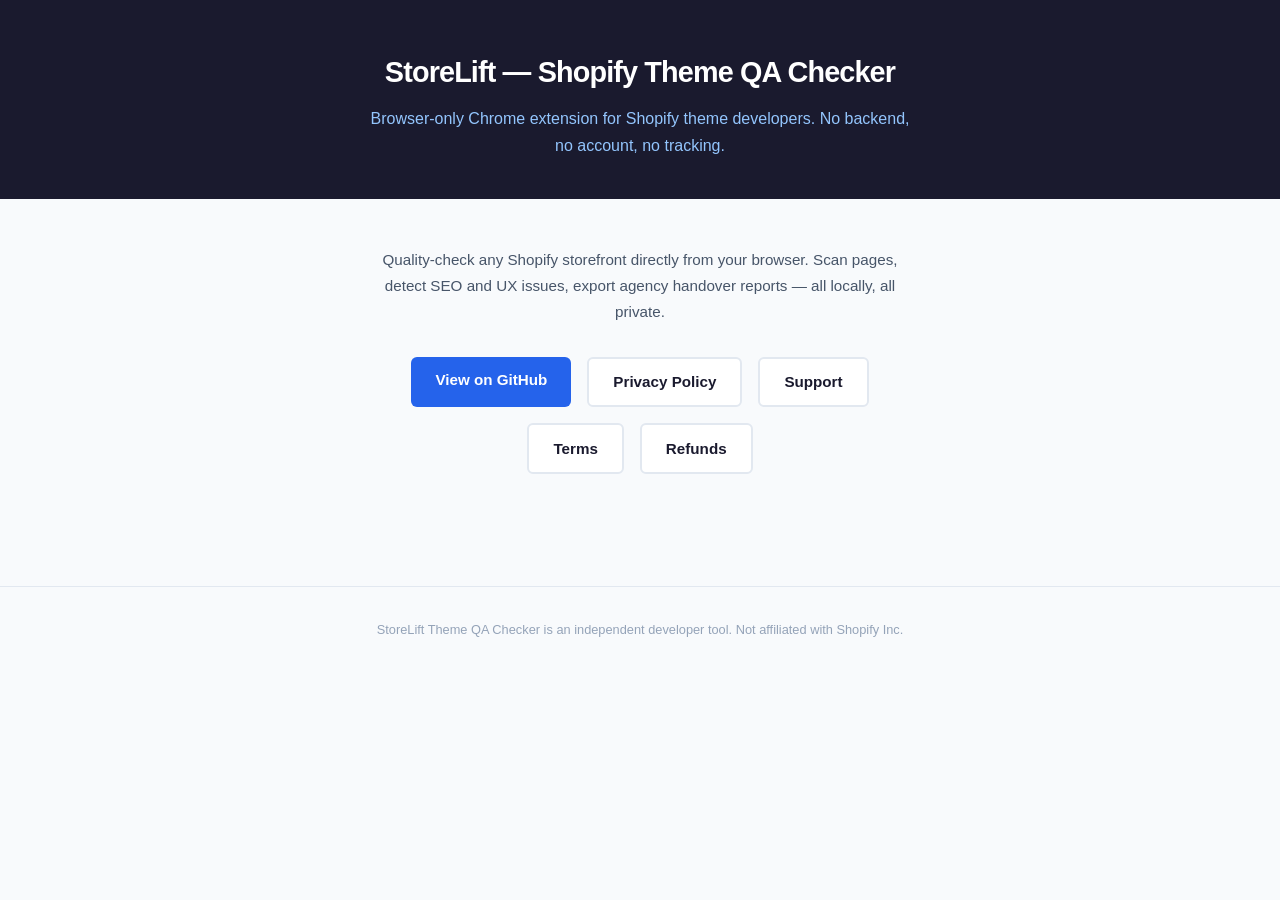
<file: docs/index.html>
<!DOCTYPE html>
<html lang="en">
<head>
<meta charset="utf-8">
<meta name="viewport" content="width=device-width, initial-scale=1">
<title>StoreLift — Shopify Theme QA Checker</title>
<style>
  *{box-sizing:border-box;margin:0;padding:0}
  body{font-family:-apple-system,BlinkMacSystemFont,'Segoe UI',sans-serif;background:#f8fafc;color:#1e293b;line-height:1.7;text-align:center}
  header{background:#1A1A2E;color:#fff;padding:3rem 1rem 2.5rem}
  header h1{font-size:1.8rem;font-weight:800;letter-spacing:-.03em}
  header p{color:#93c5fd;font-size:1rem;margin-top:.5rem;max-width:540px;margin-left:auto;margin-right:auto}
  main{max-width:600px;margin:3rem auto;padding:0 1.5rem 4rem}
  .links{display:flex;gap:1rem;justify-content:center;flex-wrap:wrap;margin-top:2rem}
  .btn{display:inline-block;padding:.65rem 1.5rem;border-radius:6px;text-decoration:none;font-weight:600;font-size:.95rem}
  .btn-primary{background:#2563EB;color:#fff}
  .btn-secondary{background:#fff;color:#1A1A2E;border:2px solid #e2e8f0}
  p{font-size:.95rem;color:#475569;margin-top:1.5rem}
  footer{font-size:.8rem;color:#94a3b8;padding:2rem 1rem;border-top:1px solid #e2e8f0}
</style>
</head>
<body>
<header>
  <h1>StoreLift — Shopify Theme QA Checker</h1>
  <p>Browser-only Chrome extension for Shopify theme developers. No backend, no account, no tracking.</p>
</header>
<main>
  <p>Quality-check any Shopify storefront directly from your browser. Scan pages, detect SEO and UX issues, export agency handover reports — all locally, all private.</p>
  <div class="links">
    <a class="btn btn-primary" href="https://github.com/Kadir70-dev/storelift-shopify-theme-qa-checker">View on GitHub</a>
    <a class="btn btn-secondary" href="privacy.html">Privacy Policy</a>
    <a class="btn btn-secondary" href="support.html">Support</a>
    <a class="btn btn-secondary" href="terms.html">Terms</a>
    <a class="btn btn-secondary" href="refund.html">Refunds</a>
  </div>
</main>
<footer>
  StoreLift Theme QA Checker is an independent developer tool. Not affiliated with Shopify Inc.
</footer>
</body>
</html>
</file>
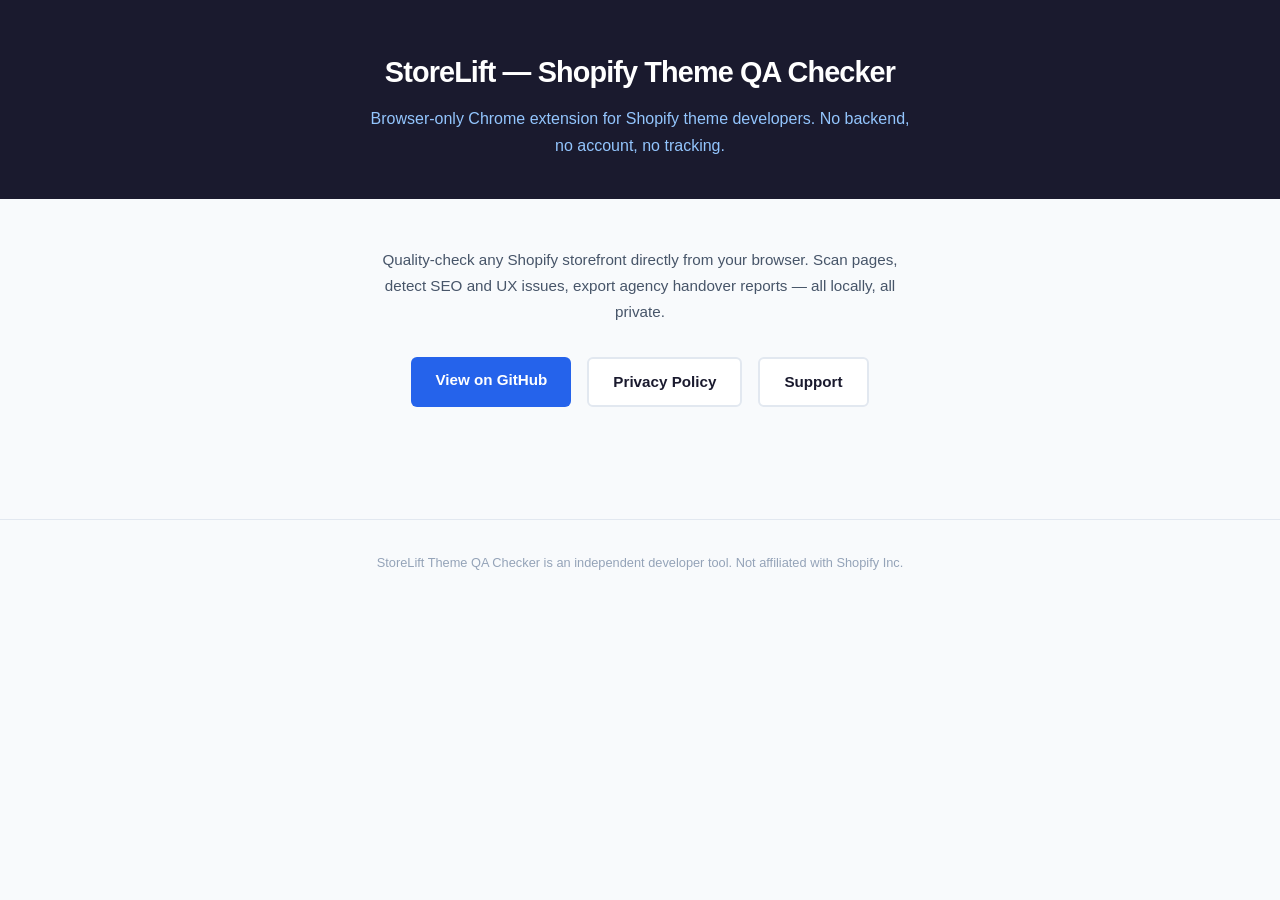
<file: site/index.html>
<!DOCTYPE html>
<html lang="en">
<head>
<meta charset="utf-8">
<meta name="viewport" content="width=device-width, initial-scale=1">
<title>StoreLift — Shopify Theme QA Checker</title>
<style>
  *{box-sizing:border-box;margin:0;padding:0}
  body{font-family:-apple-system,BlinkMacSystemFont,'Segoe UI',sans-serif;background:#f8fafc;color:#1e293b;line-height:1.7;text-align:center}
  header{background:#1A1A2E;color:#fff;padding:3rem 1rem 2.5rem}
  header h1{font-size:1.8rem;font-weight:800;letter-spacing:-.03em}
  header p{color:#93c5fd;font-size:1rem;margin-top:.5rem;max-width:540px;margin-left:auto;margin-right:auto}
  main{max-width:600px;margin:3rem auto;padding:0 1.5rem 4rem}
  .links{display:flex;gap:1rem;justify-content:center;flex-wrap:wrap;margin-top:2rem}
  .btn{display:inline-block;padding:.65rem 1.5rem;border-radius:6px;text-decoration:none;font-weight:600;font-size:.95rem}
  .btn-primary{background:#2563EB;color:#fff}
  .btn-secondary{background:#fff;color:#1A1A2E;border:2px solid #e2e8f0}
  p{font-size:.95rem;color:#475569;margin-top:1.5rem}
  footer{font-size:.8rem;color:#94a3b8;padding:2rem 1rem;border-top:1px solid #e2e8f0}
</style>
</head>
<body>
<header>
  <h1>StoreLift — Shopify Theme QA Checker</h1>
  <p>Browser-only Chrome extension for Shopify theme developers. No backend, no account, no tracking.</p>
</header>
<main>
  <p>Quality-check any Shopify storefront directly from your browser. Scan pages, detect SEO and UX issues, export agency handover reports — all locally, all private.</p>
  <div class="links">
    <a class="btn btn-primary" href="https://github.com/Kadir70-dev/storelift-shopify-theme-qa-checker">View on GitHub</a>
    <a class="btn btn-secondary" href="privacy.html">Privacy Policy</a>
    <a class="btn btn-secondary" href="support.html">Support</a>
  </div>
</main>
<footer>
  StoreLift Theme QA Checker is an independent developer tool. Not affiliated with Shopify Inc.
</footer>
</body>
</html>
</file>
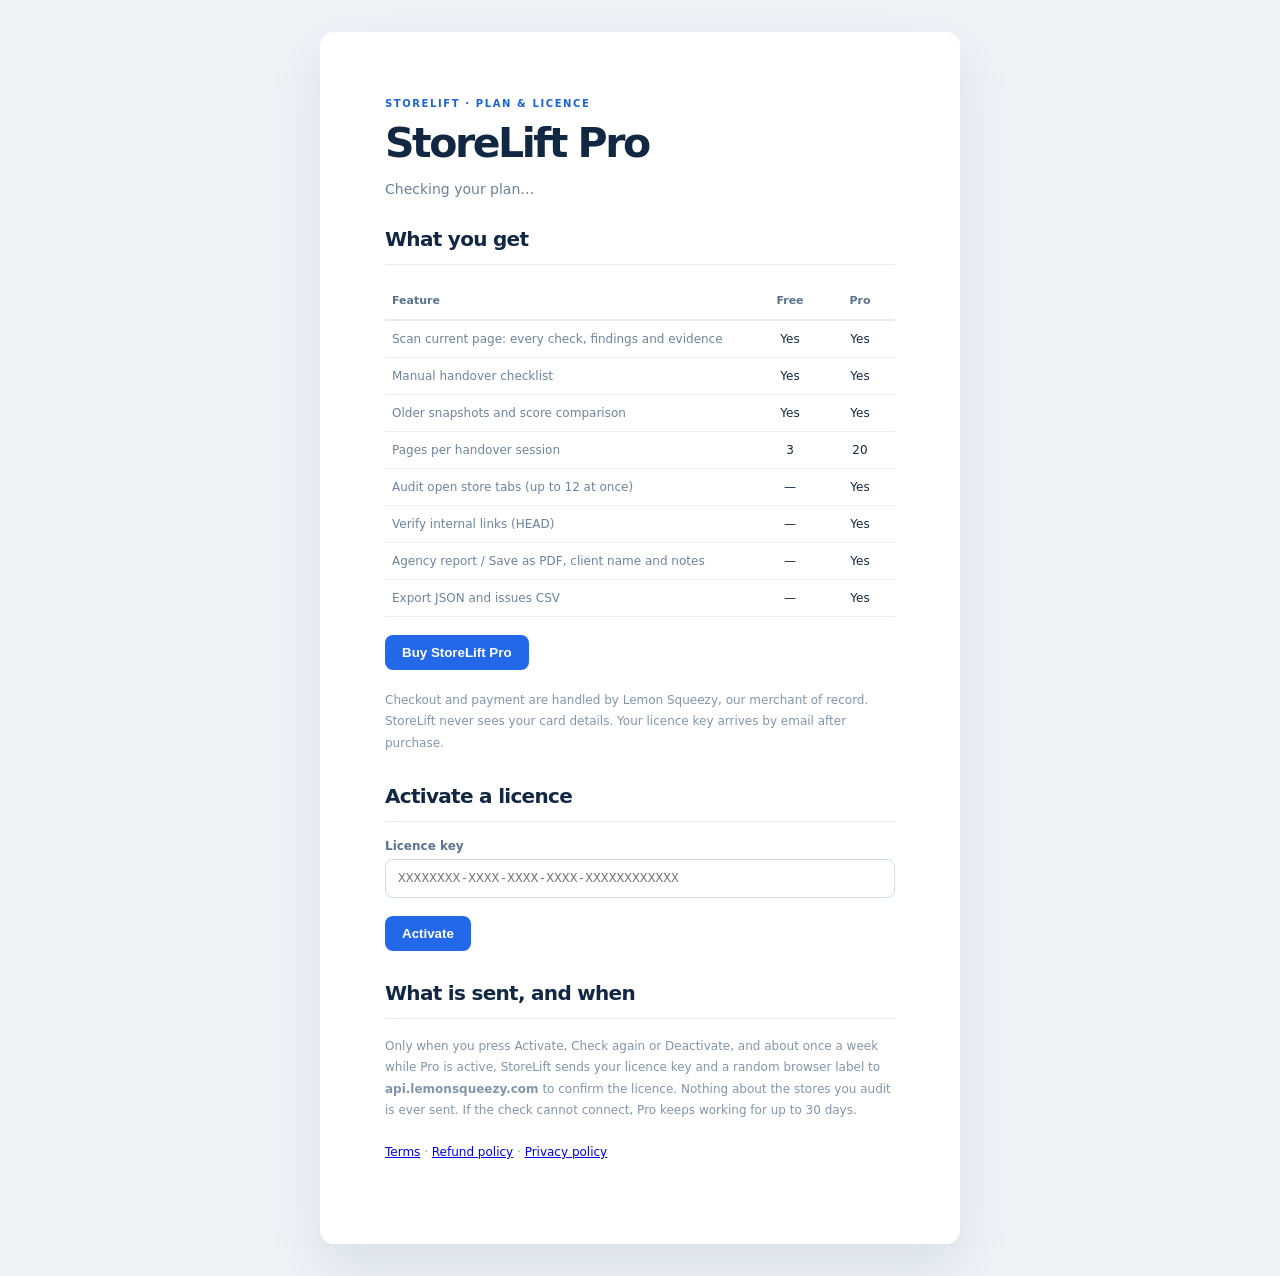
<file: license.html>
<!doctype html>
<html lang="en"><head><meta charset="utf-8"><meta name="viewport" content="width=device-width,initial-scale=1"><title>StoreLift Pro</title><link rel="stylesheet" href="report.css"></head>
<body><main class="report permission-page licence-page">
<span class="eyebrow">STORELIFT · PLAN &amp; LICENCE</span>
<h1>StoreLift Pro</h1>
<p class="subtitle" id="plan-line">Checking your plan…</p>

<section><h2>What you get</h2>
<table class="plan-table"><thead><tr><th>Feature</th><th>Free</th><th>Pro</th></tr></thead><tbody>
<tr><td>Scan current page: every check, findings and evidence</td><td>Yes</td><td>Yes</td></tr>
<tr><td>Manual handover checklist</td><td>Yes</td><td>Yes</td></tr>
<tr><td>Older snapshots and score comparison</td><td>Yes</td><td>Yes</td></tr>
<tr><td>Pages per handover session</td><td id="free-pages">3</td><td id="pro-pages">20</td></tr>
<tr><td>Audit open store tabs (up to 12 at once)</td><td>—</td><td>Yes</td></tr>
<tr><td>Verify internal links (HEAD)</td><td>—</td><td>Yes</td></tr>
<tr><td>Agency report / Save as PDF, client name and notes</td><td>—</td><td>Yes</td></tr>
<tr><td>Export JSON and issues CSV</td><td>—</td><td>Yes</td></tr>
</tbody></table>
<div class="controls"><button type="button" id="buy">Buy StoreLift Pro</button></div>
<p class="section-hint" id="price"></p>
<p class="section-hint">Checkout and payment are handled by Lemon Squeezy, our merchant of record. StoreLift never sees your card details. Your licence key arrives by email after purchase.</p>
</section>

<section id="activate-box"><h2>Activate a licence</h2>
<label class="field">Licence key <input type="text" id="key" autocomplete="off" spellcheck="false" maxlength="64" placeholder="XXXXXXXX-XXXX-XXXX-XXXX-XXXXXXXXXXXX"></label>
<div class="controls"><button type="button" id="activate">Activate</button></div>
</section>

<section id="active-box" class="hidden"><h2>This browser</h2>
<div class="info"><div><span>Status</span><strong id="lic-status">—</strong></div><div><span>Licence</span><strong id="lic-key">—</strong></div><div><span>Last checked</span><strong id="lic-checked">—</strong></div></div>
<div class="controls"><button type="button" id="recheck">Check again</button> <button type="button" id="deactivate" class="secondary">Deactivate on this browser</button> <a id="manage" href="#" target="_blank" rel="noopener">Manage order / invoices</a></div>
</section>

<p id="result" class="section-hint" role="status" aria-live="polite"></p>

<section><h2>What is sent, and when</h2>
<p class="section-hint">Only when you press Activate, Check again or Deactivate, and about once a week while Pro is active, StoreLift sends your licence key and a random browser label to <strong>api.lemonsqueezy.com</strong> to confirm the licence. Nothing about the stores you audit is ever sent. If the check cannot connect, Pro keeps working for up to 30 days.</p>
<p class="section-hint"><a id="terms" href="#" target="_blank" rel="noopener">Terms</a> · <a id="refund" href="#" target="_blank" rel="noopener">Refund policy</a> · <a id="privacy" href="#" target="_blank" rel="noopener">Privacy policy</a></p>
</section>
</main><script src="license-config.js"></script><script src="license.js"></script><script src="license-page.js"></script></body></html>
</file>
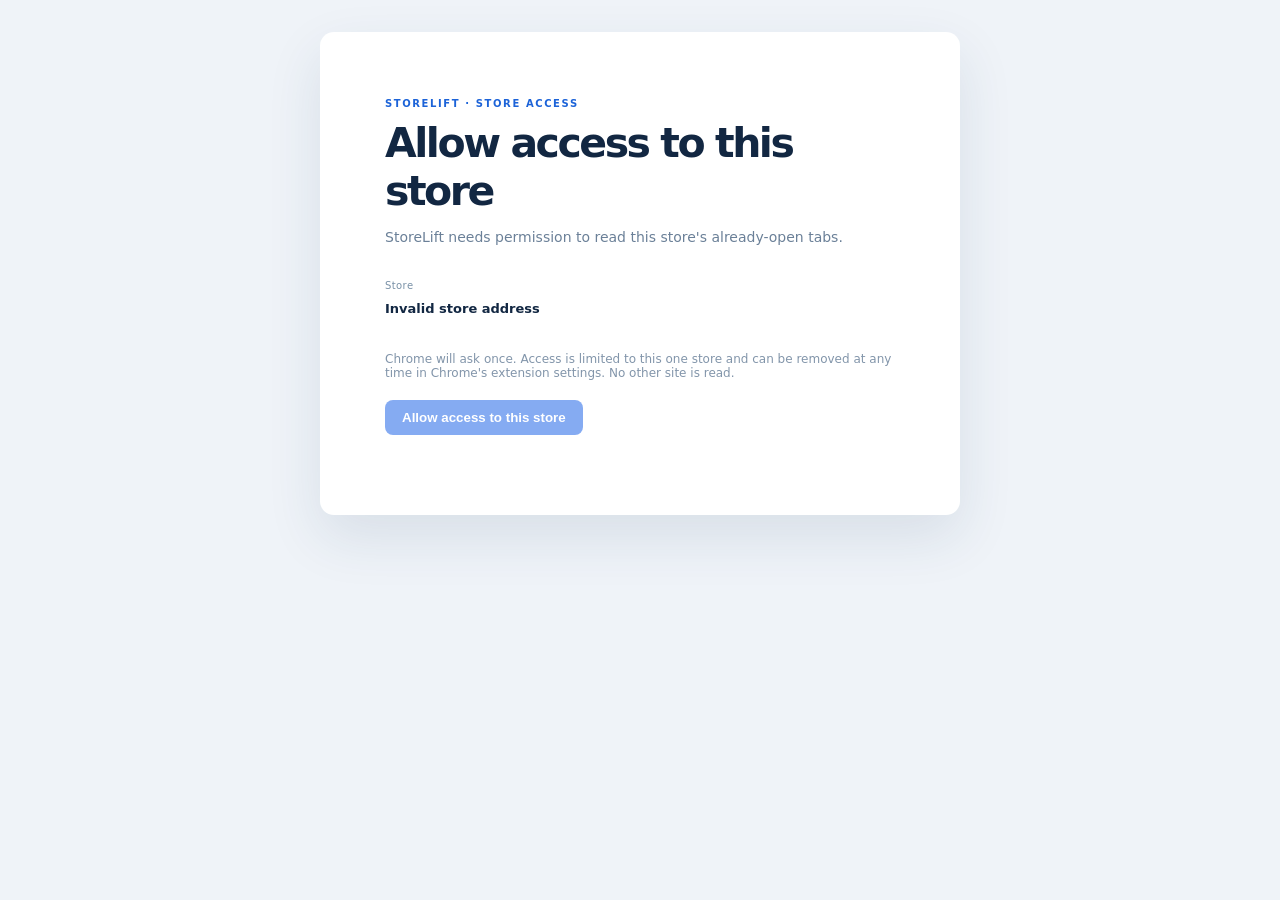
<file: permission.html>
<!doctype html>
<html lang="en"><head><meta charset="utf-8"><meta name="viewport" content="width=device-width,initial-scale=1"><title>StoreLift — Store access</title><link rel="stylesheet" href="report.css"></head>
<body><main class="report permission-page">
<span class="eyebrow">STORELIFT · STORE ACCESS</span>
<h1>Allow access to this store</h1>
<p class="subtitle" id="purpose">StoreLift needs permission to read this store's already-open tabs.</p>
<div class="info"><div><span>Store</span><strong id="origin">—</strong></div></div>
<p class="section-hint">Chrome will ask once. Access is limited to this one store and can be removed at any time in Chrome's extension settings. No other site is read.</p>
<div class="controls"><button type="button" id="allow">Allow access to this store</button></div>
<p id="result" class="section-hint" role="status" aria-live="polite"></p>
</main><script src="permission.js"></script></body></html>
</file>
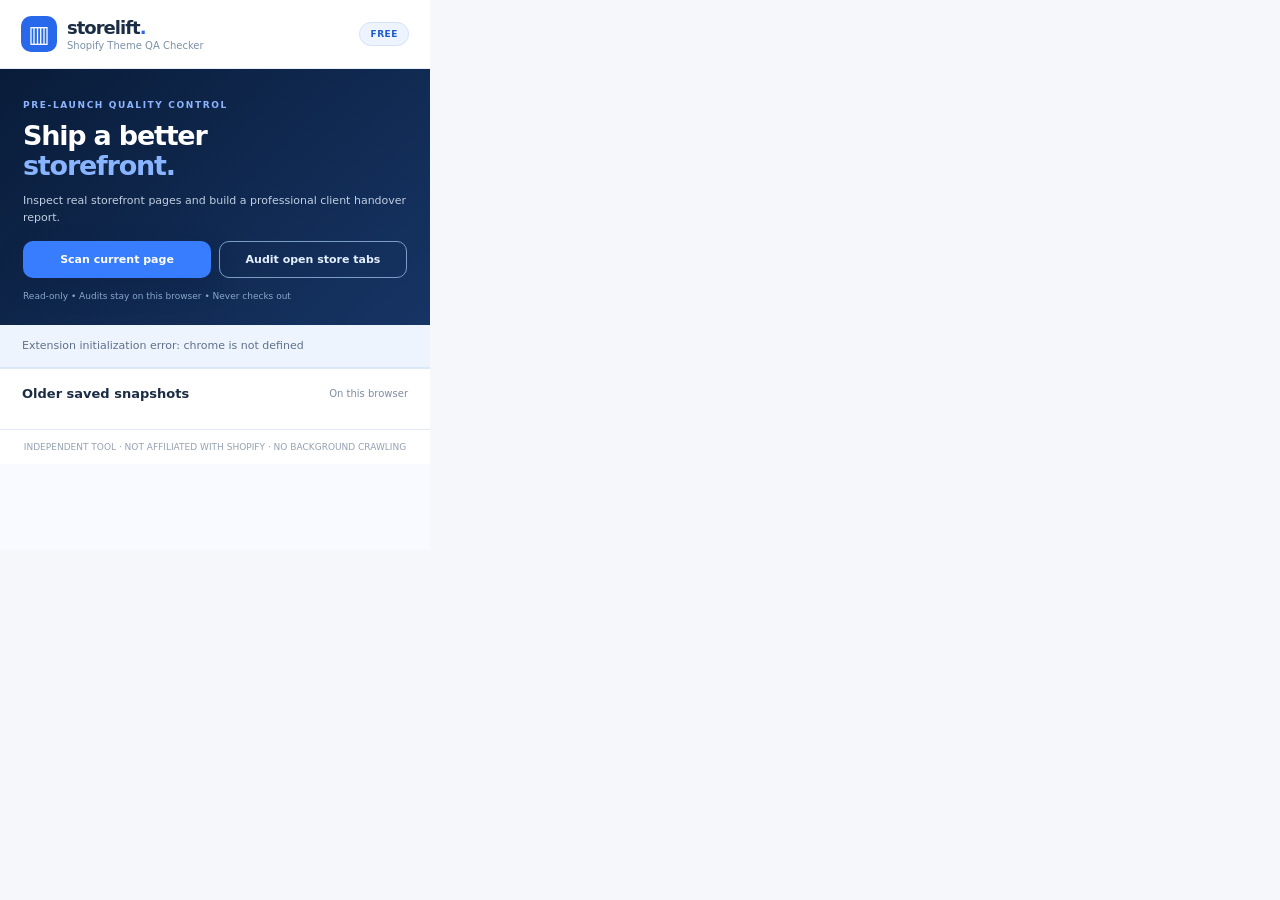
<file: popup.html>
<!doctype html>
<html lang="en"><head><meta charset="utf-8"><meta name="viewport" content="width=device-width,initial-scale=1"><title>StoreLift Theme QA</title><link rel="stylesheet" href="style.css"></head>
<body><main class="app">
<header class="top"><span class="logo" aria-hidden="true">▥</span><div><strong>storelift<span class="blue">.</span></strong><small>Shopify Theme QA Checker</small></div><button type="button" class="plan" id="plan" title="Plan and licence">FREE</button></header>
<section class="hero"><span class="eyebrow">PRE-LAUNCH QUALITY CONTROL</span><h1>Ship a better<br><em>storefront.</em></h1><p>Inspect real storefront pages and build a professional client handover report.</p>
<div class="hero-buttons"><button type="button" class="btn primary" id="scan">Scan current page</button><button type="button" class="btn secondary" id="scan-tabs">Audit open store tabs</button></div>
<p class="fine">Read-only • Audits stay on this browser • Never checks out</p></section>
<div id="status" class="status" role="status" aria-live="polite">Open a Shopify storefront and run a user-initiated audit.</div>
<section id="results" class="hidden">
<div class="summary"><div class="score"><span>QA heuristic</span><strong id="score">—</strong><small>/ 100</small></div><div class="stats"><span id="site" class="domain">—</span><p><b id="issue-count">—</b> findings on current page</p><p class="muted" id="scanned-at"></p></div></div>
<p class="disclaimer">This is a DOM heuristic, not PageSpeed, Lighthouse, ranking or conversion performance.</p>
<div class="metrics"><div><small>Images that failed</small><strong id="bad-img-count">—</strong></div><div><small>Missing alt</small><strong id="alt-count">—</strong></div><div><small>Non-navigating links</small><strong id="link-count">—</strong></div><div><small>Current viewport</small><strong id="viewport">—</strong></div><div><small>Product control</small><strong id="cart-status">—</strong></div><div><small>Product JSON-LD</small><strong id="schema-status">—</strong></div></div>
<div class="section-head"><h2>Findings from current page</h2><span id="found-label">DOM audit</span></div><div id="findings"></div>
<div class="actions"><button type="button" class="btn light" id="verify-links">Verify internal links (HEAD)</button><button type="button" class="btn dark" id="save">Save old-style snapshot</button></div>
</section>
<section id="session-section" class="hidden"><div class="section-head"><h2>Agency handover session</h2><span id="session-host">—</span></div>
<div class="session-stats"><div><small>Pages audited</small><strong id="page-count">0</strong></div><div><small>Total findings</small><strong id="total-findings">0</strong></div><div><small>Needs manual review</small><strong id="review-findings">0</strong></div></div>
<div class="session-pages" id="session-pages"></div>
<div class="section-head"><h2>Client checklist</h2><span>Human verification</span></div><div id="checklist" class="checklist"></div>
<div class="actions"><button type="button" class="btn dark" id="full-report">Agency report / PDF</button><button type="button" class="btn light" id="export">Export JSON</button></div>
<div class="actions compact"><button type="button" class="btn text" id="new-session">New handover session</button><button type="button" class="btn text danger" id="clear">Delete local audits</button></div></section>
<section class="history"><div class="section-head"><h2>Older saved snapshots</h2><span>On this browser</span></div><div id="history-list" class="history-list"></div><div id="compare" class="compare hidden"></div></section>
<footer>INDEPENDENT TOOL · NOT AFFILIATED WITH SHOPIFY · NO BACKGROUND CRAWLING</footer>
</main><script src="logic.js"></script><script src="license-config.js"></script><script src="license.js"></script><script src="popup.js"></script></body></html>
</file>
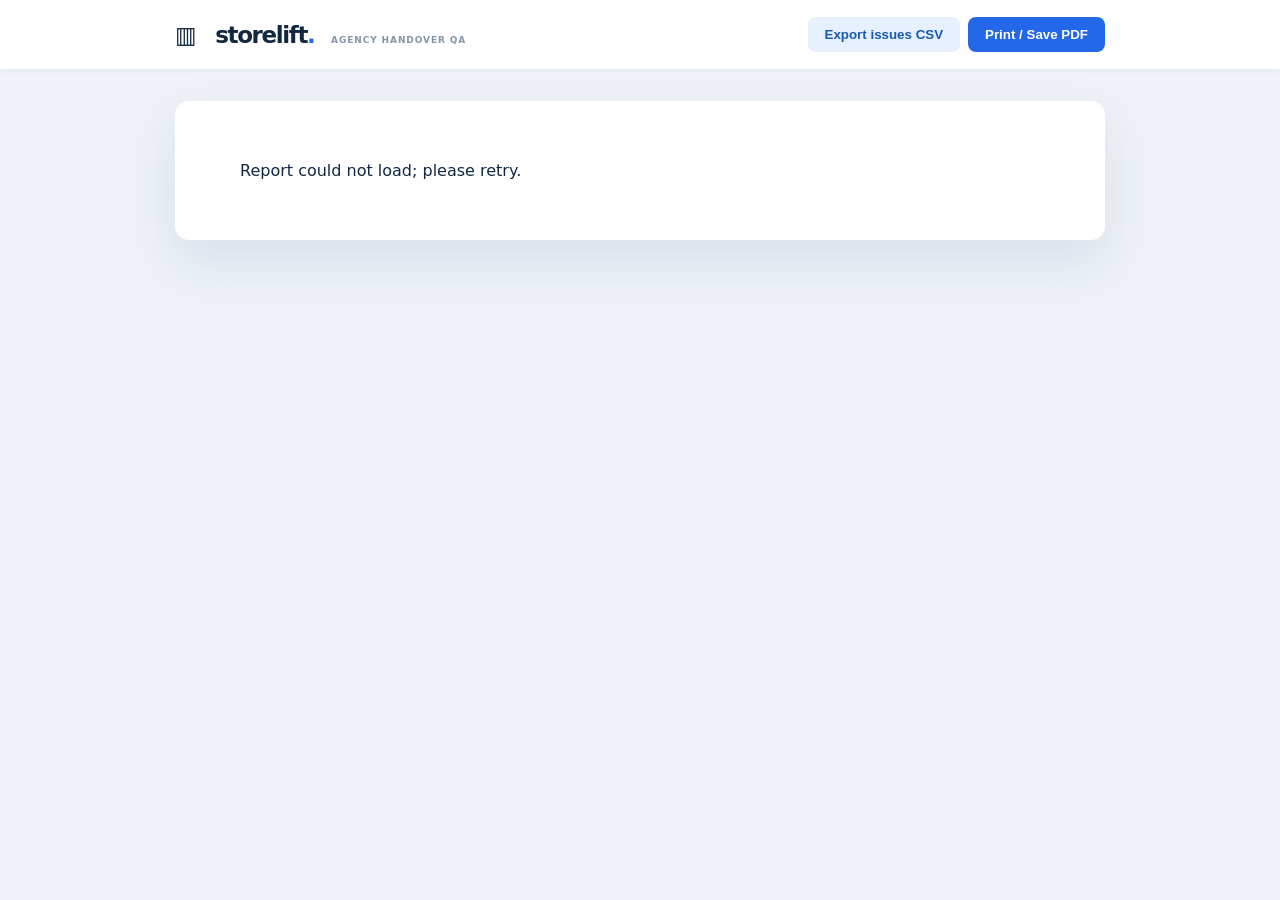
<file: report.html>
<!doctype html><html lang="en"><head><meta charset="utf-8"><meta name="viewport" content="width=device-width,initial-scale=1"><title>StoreLift — Client Handover QA</title><link rel="stylesheet" href="report.css"></head><body>
<header class="top"><div class="brand">▥ &nbsp; storelift<span>.</span> <small>AGENCY HANDOVER QA</small></div><div class="controls"><button type="button" id="export-csv">Export issues CSV</button><button type="button" id="print">Print / Save PDF</button></div></header>
<main class="report"><div class="report-title"><p class="eyebrow">STORELIFT · INDEPENDENT STOREFRONT QA</p><h1>Storefront handover</h1><p class="subtitle">Evidence-backed public storefront checks, with manual acceptance checklist.</p></div>
<div class="client-fields"><label>Client or project name <input type="text" id="client-name" maxlength="100" placeholder="Optional — local only"></label><label>Reviewer notes <textarea id="notes" maxlength="1500" rows="2" placeholder="Add scope and handover comments (saved locally)"></textarea></label></div>
<div class="info"><div><span>Storefront</span><strong id="domain">—</strong></div><div><span>Audit date</span><strong id="date">—</strong></div><div><span>Pages scanned (already open)</span><strong id="page-summary">—</strong></div></div>
<div class="overview"><div><small>Average DOM heuristic</small><strong id="score">—</strong><span>/ 100</span></div><div><small>Total findings</small><strong id="count">—</strong></div><div><small>Manual-review items</small><strong id="review-count">—</strong></div><div><small>Actual mobile-sized scan</small><strong id="mobile-checked">—</strong></div></div>
<section><h2>Page inventory</h2><table><thead><tr><th>Page</th><th>Viewport</th><th>Findings</th><th>Heuristic</th></tr></thead><tbody id="pages"></tbody></table></section>
<section><h2>Prioritized findings</h2><p class="section-hint">“Observed” = confirmed DOM fact. “Review” = requires human confirmation; HTTP HEAD 404/410 may differ from GET.</p><div id="issues"></div></section>
<section><h2>Client handover checklist</h2><p class="section-hint">These tasks are not silently automated. Mark manually after testing real purchase and mobile flows.</p><div id="checklist"></div></section>
<section><h2>Scope, methodology and limitations</h2><p>Scans were initiated by the reviewer, using only the currently loaded DOM in each chosen browser tab. The open-tab audit checks only already-open tabs on the same origin after explicit permission. Optional internal link verification performs limited HTTP HEAD requests without cookies; it never crawls external sites, issues GET requests to checkout endpoints, or performs purchases. Layout observations are for the <strong>actual measured viewport</strong>, not simulated mobile. This is not a Google ranking, Lighthouse measurement, conversion result, WCAG certification, or a guarantee that all defects are caught.</p><p>Chrome storage is local to this browser profile. Notes and acceptance statuses are saved locally. No analytics or AI API is called and audit data is never uploaded; the only outside request is the optional StoreLift Pro licence check, which sends just the licence key.</p><p>StoreLift is independent and is not affiliated with, sponsored by, or endorsed by Shopify.</p></section>
<footer>STORELIFT · REVIEWER-INITIATED QA REPORT · NO STORE CHANGES</footer>
</main><script src="logic.js"></script><script src="license-config.js"></script><script src="license.js"></script><script src="report.js"></script></body></html>
</file>
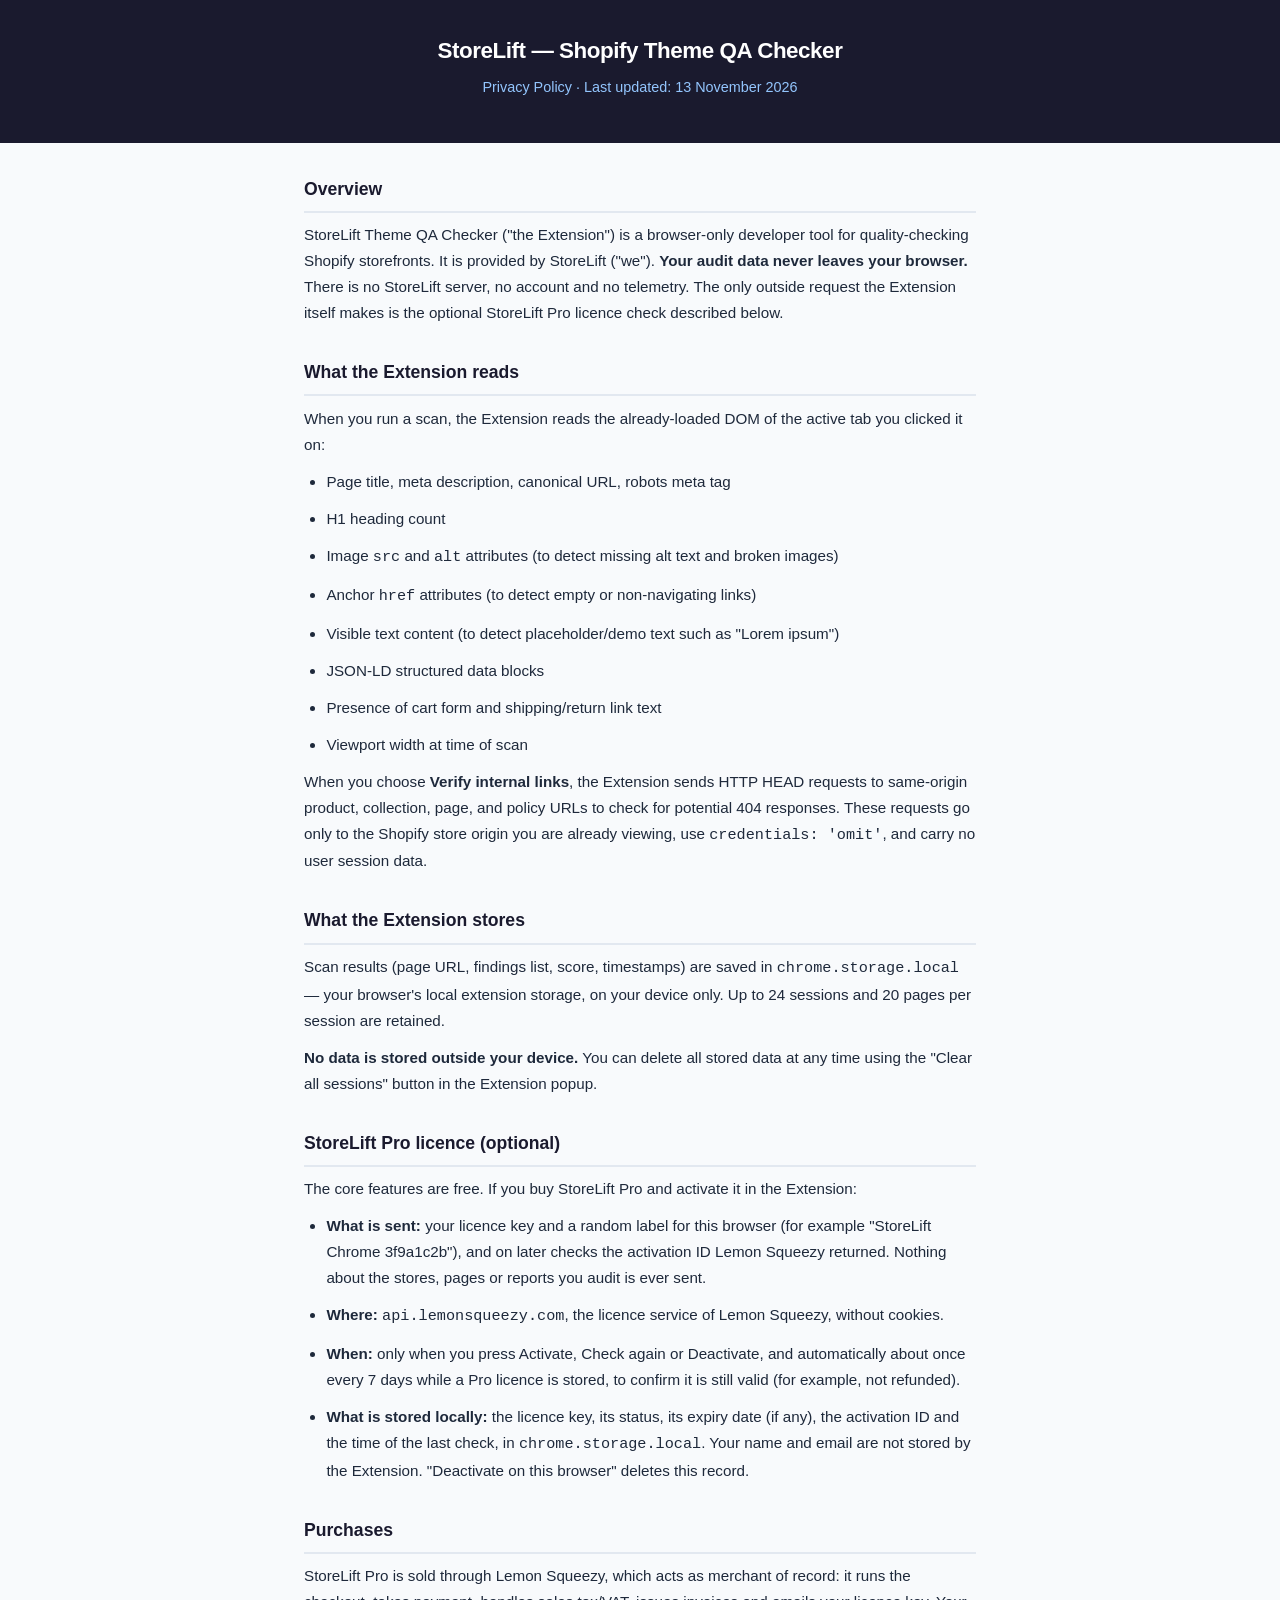
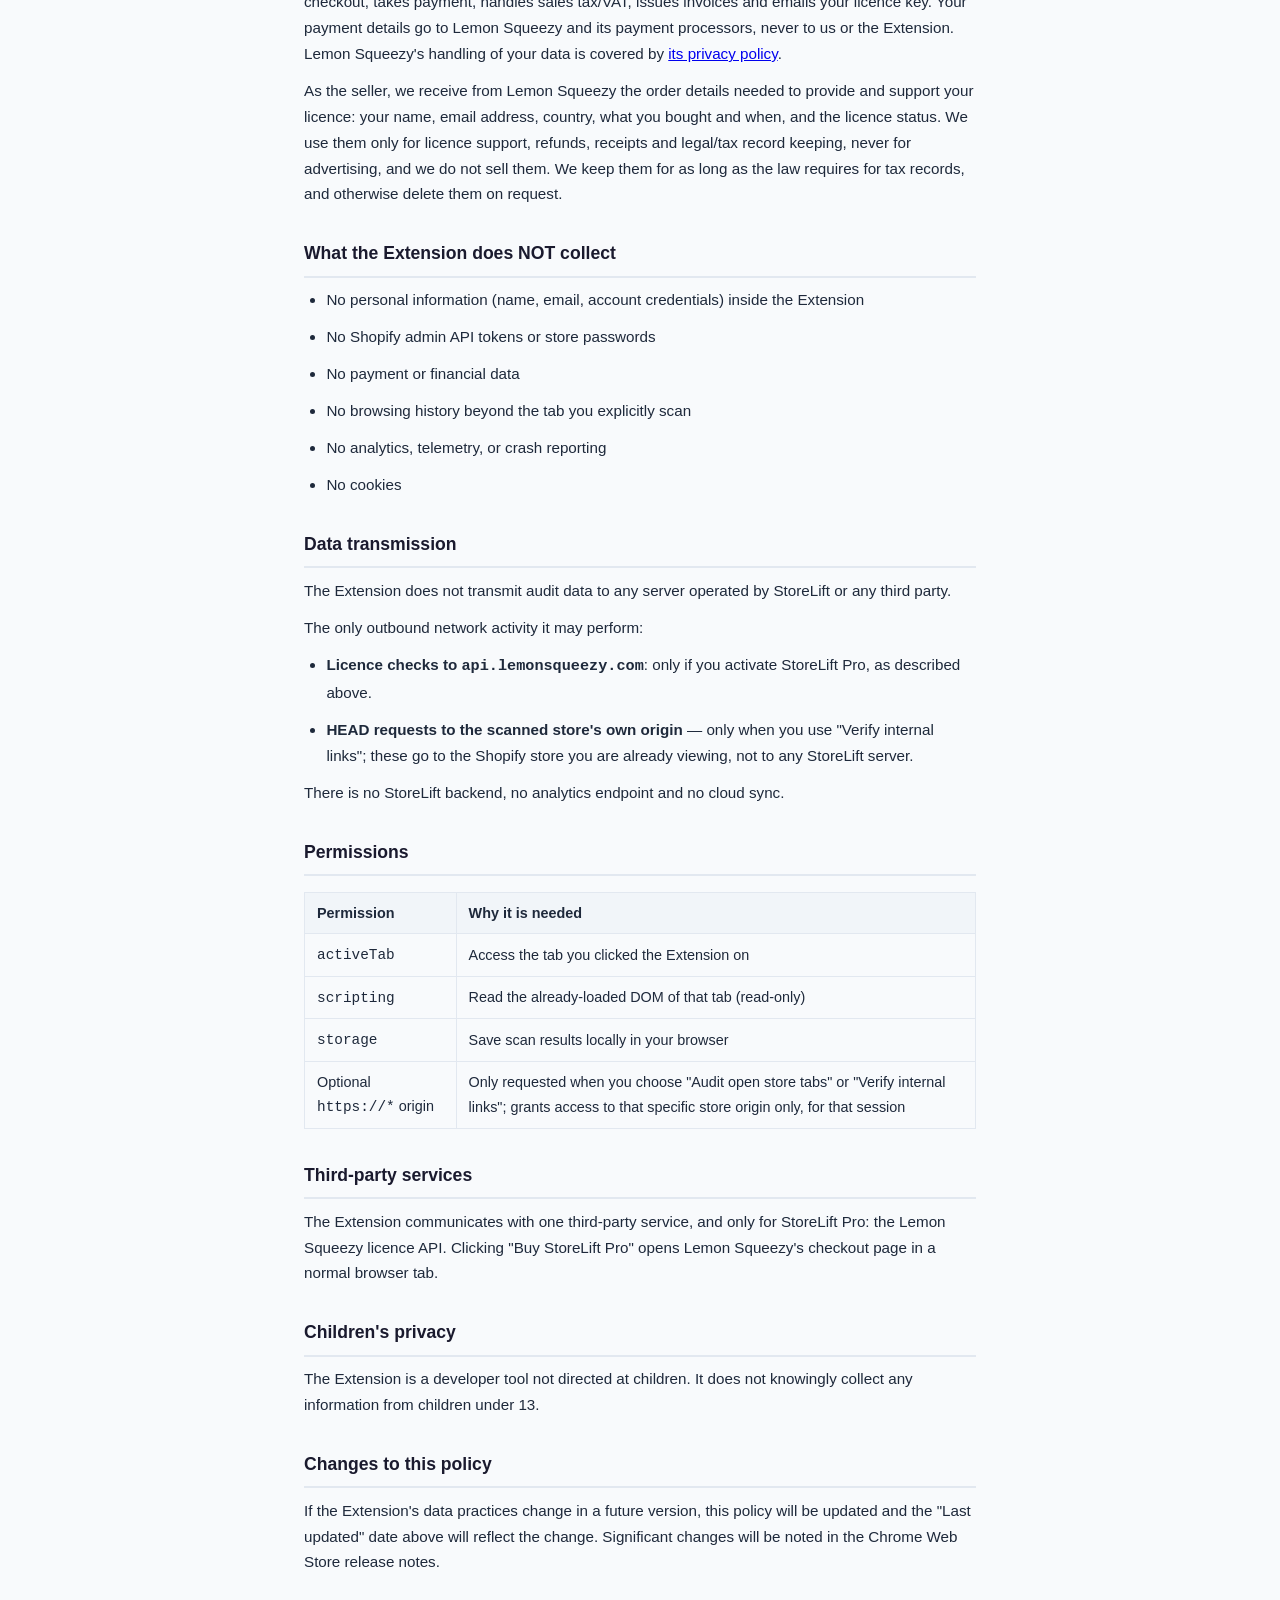
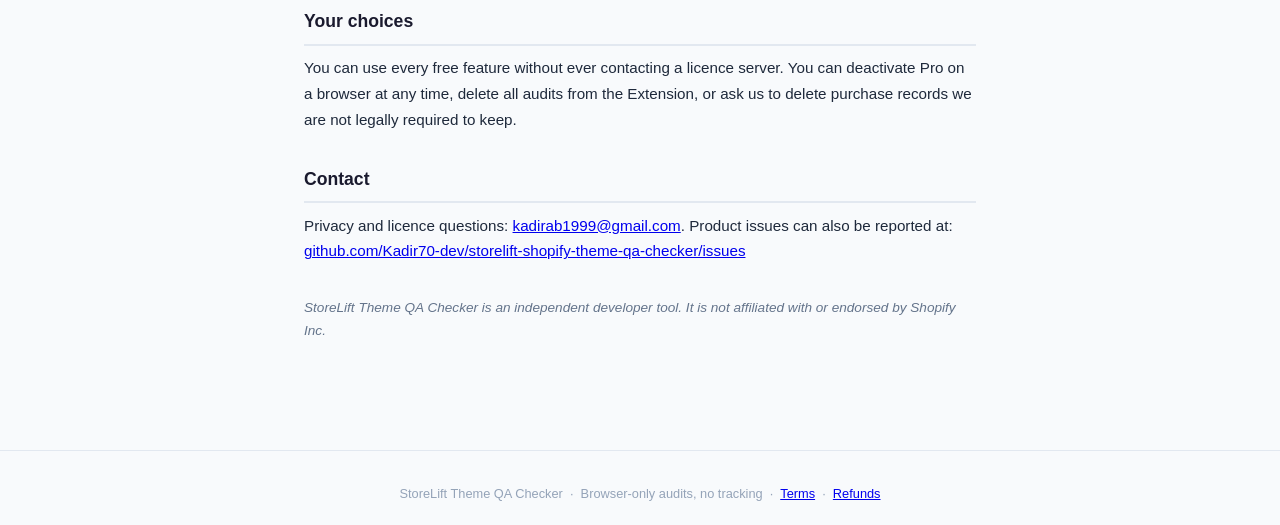
<file: docs/privacy.html>
<!DOCTYPE html>
<html lang="en">
<head>
<meta charset="utf-8">
<meta name="viewport" content="width=device-width, initial-scale=1">
<title>Privacy Policy — StoreLift Theme QA Checker</title>
<style>
  *{box-sizing:border-box;margin:0;padding:0}
  body{font-family:-apple-system,BlinkMacSystemFont,'Segoe UI',sans-serif;background:#f8fafc;color:#1e293b;line-height:1.7}
  header{background:#1A1A2E;color:#fff;padding:2rem 1rem;text-align:center}
  header h1{font-size:1.4rem;font-weight:700;letter-spacing:-.02em}
  header p{color:#93c5fd;font-size:.9rem;margin-top:.3rem}
  main{max-width:720px;margin:2rem auto;padding:0 1.5rem 4rem}
  h2{font-size:1.1rem;font-weight:700;color:#1A1A2E;margin:2rem 0 .6rem;border-bottom:2px solid #e2e8f0;padding-bottom:.4rem}
  p,li{font-size:.95rem;margin-bottom:.7rem}
  ul{padding-left:1.4rem}
  table{width:100%;border-collapse:collapse;font-size:.9rem;margin:1rem 0}
  th,td{border:1px solid #e2e8f0;padding:.5rem .75rem;text-align:left}
  th{background:#f1f5f9;font-weight:600}
  .badge{display:inline-block;background:#dcfce7;color:#166534;border-radius:4px;padding:.1rem .5rem;font-size:.8rem;font-weight:600}
  footer{text-align:center;font-size:.8rem;color:#94a3b8;padding:2rem 1rem;border-top:1px solid #e2e8f0}
</style>
</head>
<body>
<header>
  <h1>StoreLift — Shopify Theme QA Checker</h1>
  <p>Privacy Policy · Last updated: 13 November 2026</p>
</header>
<main>

<h2>Overview</h2>
<p>StoreLift Theme QA Checker ("the Extension") is a browser-only developer tool for quality-checking Shopify storefronts. It is provided by StoreLift ("we"). <strong>Your audit data never leaves your browser.</strong> There is no StoreLift server, no account and no telemetry. The only outside request the Extension itself makes is the optional StoreLift Pro licence check described below.</p>

<h2>What the Extension reads</h2>
<p>When you run a scan, the Extension reads the already-loaded DOM of the active tab you clicked it on:</p>
<ul>
  <li>Page title, meta description, canonical URL, robots meta tag</li>
  <li>H1 heading count</li>
  <li>Image <code>src</code> and <code>alt</code> attributes (to detect missing alt text and broken images)</li>
  <li>Anchor <code>href</code> attributes (to detect empty or non-navigating links)</li>
  <li>Visible text content (to detect placeholder/demo text such as "Lorem ipsum")</li>
  <li>JSON-LD structured data blocks</li>
  <li>Presence of cart form and shipping/return link text</li>
  <li>Viewport width at time of scan</li>
</ul>
<p>When you choose <strong>Verify internal links</strong>, the Extension sends HTTP HEAD requests to same-origin product, collection, page, and policy URLs to check for potential 404 responses. These requests go only to the Shopify store origin you are already viewing, use <code>credentials: 'omit'</code>, and carry no user session data.</p>

<h2>What the Extension stores</h2>
<p>Scan results (page URL, findings list, score, timestamps) are saved in <code>chrome.storage.local</code> — your browser's local extension storage, on your device only. Up to 24 sessions and 20 pages per session are retained.</p>
<p><strong>No data is stored outside your device.</strong> You can delete all stored data at any time using the "Clear all sessions" button in the Extension popup.</p>

<h2>StoreLift Pro licence (optional)</h2>
<p>The core features are free. If you buy StoreLift Pro and activate it in the Extension:</p>
<ul>
  <li><strong>What is sent:</strong> your licence key and a random label for this browser (for example "StoreLift Chrome 3f9a1c2b"), and on later checks the activation ID Lemon Squeezy returned. Nothing about the stores, pages or reports you audit is ever sent.</li>
  <li><strong>Where:</strong> <code>api.lemonsqueezy.com</code>, the licence service of Lemon Squeezy, without cookies.</li>
  <li><strong>When:</strong> only when you press Activate, Check again or Deactivate, and automatically about once every 7 days while a Pro licence is stored, to confirm it is still valid (for example, not refunded).</li>
  <li><strong>What is stored locally:</strong> the licence key, its status, its expiry date (if any), the activation ID and the time of the last check, in <code>chrome.storage.local</code>. Your name and email are not stored by the Extension. "Deactivate on this browser" deletes this record.</li>
</ul>
<h2>Purchases</h2>
<p>StoreLift Pro is sold through Lemon Squeezy, which acts as merchant of record: it runs the checkout, takes payment, handles sales tax/VAT, issues invoices and emails your licence key. Your payment details go to Lemon Squeezy and its payment processors, never to us or the Extension. Lemon Squeezy's handling of your data is covered by <a href="https://www.lemonsqueezy.com/privacy">its privacy policy</a>.</p>
<p>As the seller, we receive from Lemon Squeezy the order details needed to provide and support your licence: your name, email address, country, what you bought and when, and the licence status. We use them only for licence support, refunds, receipts and legal/tax record keeping, never for advertising, and we do not sell them. We keep them for as long as the law requires for tax records, and otherwise delete them on request.</p>

<h2>What the Extension does NOT collect</h2>
<ul>
  <li>No personal information (name, email, account credentials) inside the Extension</li>
  <li>No Shopify admin API tokens or store passwords</li>
  <li>No payment or financial data</li>
  <li>No browsing history beyond the tab you explicitly scan</li>
  <li>No analytics, telemetry, or crash reporting</li>
  <li>No cookies</li>
</ul>

<h2>Data transmission</h2>
<p>The Extension does not transmit audit data to any server operated by StoreLift or any third party.</p>
<p>The only outbound network activity it may perform:</p>
<ul>
  <li><strong>Licence checks to <code>api.lemonsqueezy.com</code></strong>: only if you activate StoreLift Pro, as described above.</li>
  <li><strong>HEAD requests to the scanned store's own origin</strong> — only when you use "Verify internal links"; these go to the Shopify store you are already viewing, not to any StoreLift server.</li>
</ul>
<p>There is no StoreLift backend, no analytics endpoint and no cloud sync.</p>

<h2>Permissions</h2>
<table>
  <thead><tr><th>Permission</th><th>Why it is needed</th></tr></thead>
  <tbody>
    <tr><td><code>activeTab</code></td><td>Access the tab you clicked the Extension on</td></tr>
    <tr><td><code>scripting</code></td><td>Read the already-loaded DOM of that tab (read-only)</td></tr>
    <tr><td><code>storage</code></td><td>Save scan results locally in your browser</td></tr>
    <tr><td>Optional <code>https://*</code> origin</td><td>Only requested when you choose "Audit open store tabs" or "Verify internal links"; grants access to that specific store origin only, for that session</td></tr>
  </tbody>
</table>

<h2>Third-party services</h2>
<p>The Extension communicates with one third-party service, and only for StoreLift Pro: the Lemon Squeezy licence API. Clicking "Buy StoreLift Pro" opens Lemon Squeezy's checkout page in a normal browser tab.</p>

<h2>Children's privacy</h2>
<p>The Extension is a developer tool not directed at children. It does not knowingly collect any information from children under 13.</p>

<h2>Changes to this policy</h2>
<p>If the Extension's data practices change in a future version, this policy will be updated and the "Last updated" date above will reflect the change. Significant changes will be noted in the Chrome Web Store release notes.</p>

<h2>Your choices</h2>
<p>You can use every free feature without ever contacting a licence server. You can deactivate Pro on a browser at any time, delete all audits from the Extension, or ask us to delete purchase records we are not legally required to keep.</p>

<h2>Contact</h2>
<p>Privacy and licence questions: <a href="mailto:kadirab1999@gmail.com">kadirab1999@gmail.com</a>. Product issues can also be reported at:<br>
<a href="https://github.com/Kadir70-dev/storelift-shopify-theme-qa-checker/issues">github.com/Kadir70-dev/storelift-shopify-theme-qa-checker/issues</a></p>

<p style="margin-top:2rem;font-size:.85rem;color:#64748b;"><em>StoreLift Theme QA Checker is an independent developer tool. It is not affiliated with or endorsed by Shopify Inc.</em></p>

</main>
<footer>
  StoreLift Theme QA Checker &nbsp;·&nbsp; Browser-only audits, no tracking &nbsp;·&nbsp; <a href="terms.html">Terms</a> &nbsp;·&nbsp; <a href="refund.html">Refunds</a>
</footer>
</body>
</html>
</file>
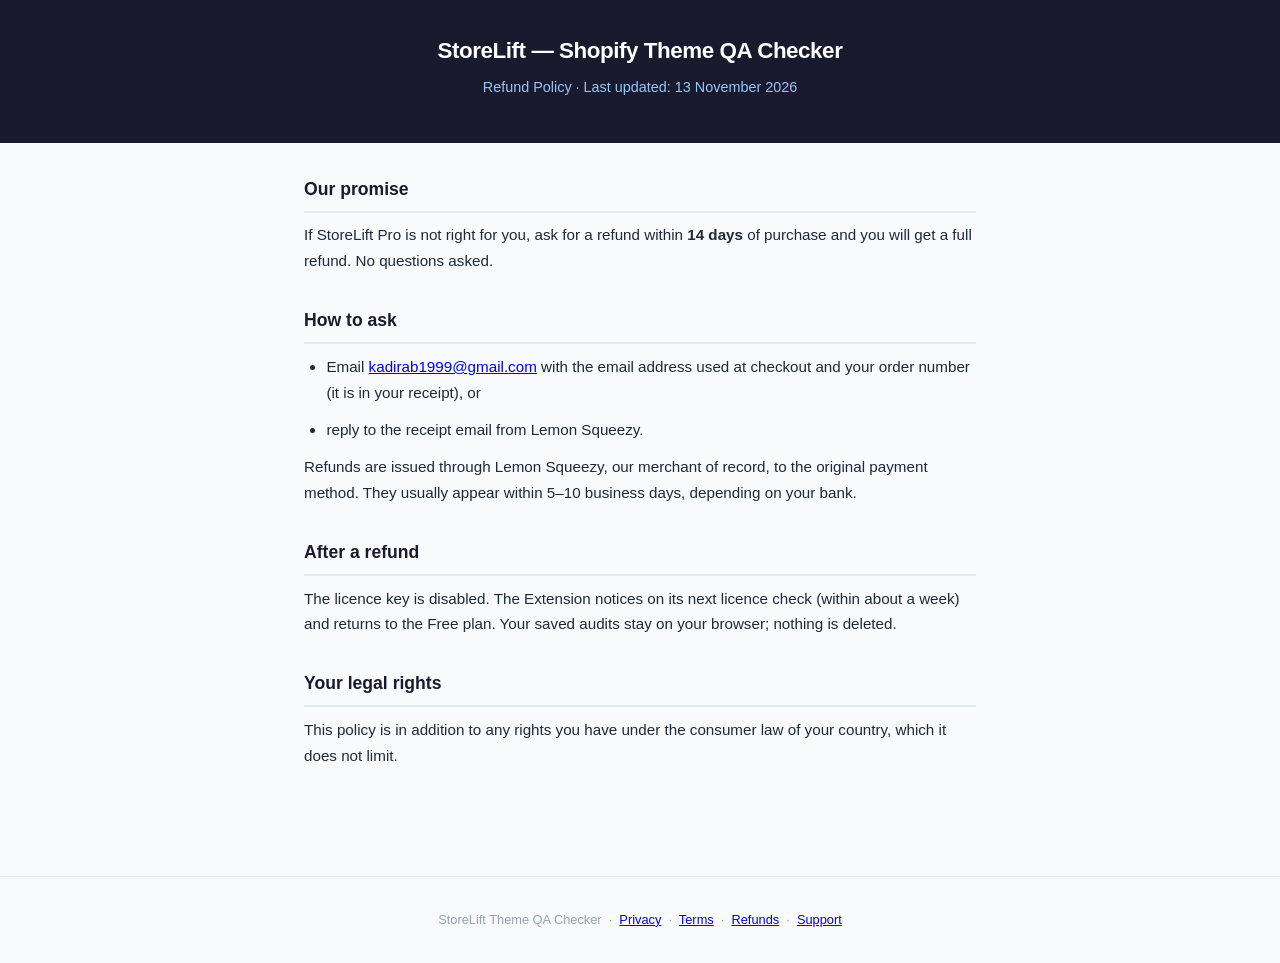
<file: docs/refund.html>
<!DOCTYPE html>
<html lang="en">
<head>
<meta charset="utf-8">
<meta name="viewport" content="width=device-width, initial-scale=1">
<title>Refund Policy — StoreLift Theme QA Checker</title>
<style>
  *{box-sizing:border-box;margin:0;padding:0}
  body{font-family:-apple-system,BlinkMacSystemFont,'Segoe UI',sans-serif;background:#f8fafc;color:#1e293b;line-height:1.7}
  header{background:#1A1A2E;color:#fff;padding:2rem 1rem;text-align:center}
  header h1{font-size:1.4rem;font-weight:700;letter-spacing:-.02em}
  header p{color:#93c5fd;font-size:.9rem;margin-top:.3rem}
  main{max-width:720px;margin:2rem auto;padding:0 1.5rem 4rem}
  h2{font-size:1.1rem;font-weight:700;color:#1A1A2E;margin:2rem 0 .6rem;border-bottom:2px solid #e2e8f0;padding-bottom:.4rem}
  p,li{font-size:.95rem;margin-bottom:.7rem}
  ul{padding-left:1.4rem}
  table{width:100%;border-collapse:collapse;font-size:.9rem;margin:1rem 0}
  th,td{border:1px solid #e2e8f0;padding:.5rem .75rem;text-align:left}
  th{background:#f1f5f9;font-weight:600}
  .badge{display:inline-block;background:#dcfce7;color:#166534;border-radius:4px;padding:.1rem .5rem;font-size:.8rem;font-weight:600}
  footer{text-align:center;font-size:.8rem;color:#94a3b8;padding:2rem 1rem;border-top:1px solid #e2e8f0}
</style>
</head>
<body>
<header>
  <h1>StoreLift — Shopify Theme QA Checker</h1>
  <p>Refund Policy · Last updated: 13 November 2026</p>
</header>
<main>

<h2>Our promise</h2>
<p>If StoreLift Pro is not right for you, ask for a refund within <strong>14 days</strong> of purchase and you will get a full refund. No questions asked.</p>

<h2>How to ask</h2>
<ul>
  <li>Email <a href="mailto:kadirab1999@gmail.com">kadirab1999@gmail.com</a> with the email address used at checkout and your order number (it is in your receipt), or</li>
  <li>reply to the receipt email from Lemon Squeezy.</li>
</ul>
<p>Refunds are issued through Lemon Squeezy, our merchant of record, to the original payment method. They usually appear within 5–10 business days, depending on your bank.</p>

<h2>After a refund</h2>
<p>The licence key is disabled. The Extension notices on its next licence check (within about a week) and returns to the Free plan. Your saved audits stay on your browser; nothing is deleted.</p>


<h2>Your legal rights</h2>
<p>This policy is in addition to any rights you have under the consumer law of your country, which it does not limit.</p>

</main>
<footer>
  StoreLift Theme QA Checker &nbsp;·&nbsp; <a href="privacy.html">Privacy</a> &nbsp;·&nbsp; <a href="terms.html">Terms</a> &nbsp;·&nbsp; <a href="refund.html">Refunds</a> &nbsp;·&nbsp; <a href="support.html">Support</a>
</footer>
</body>
</html>
</file>
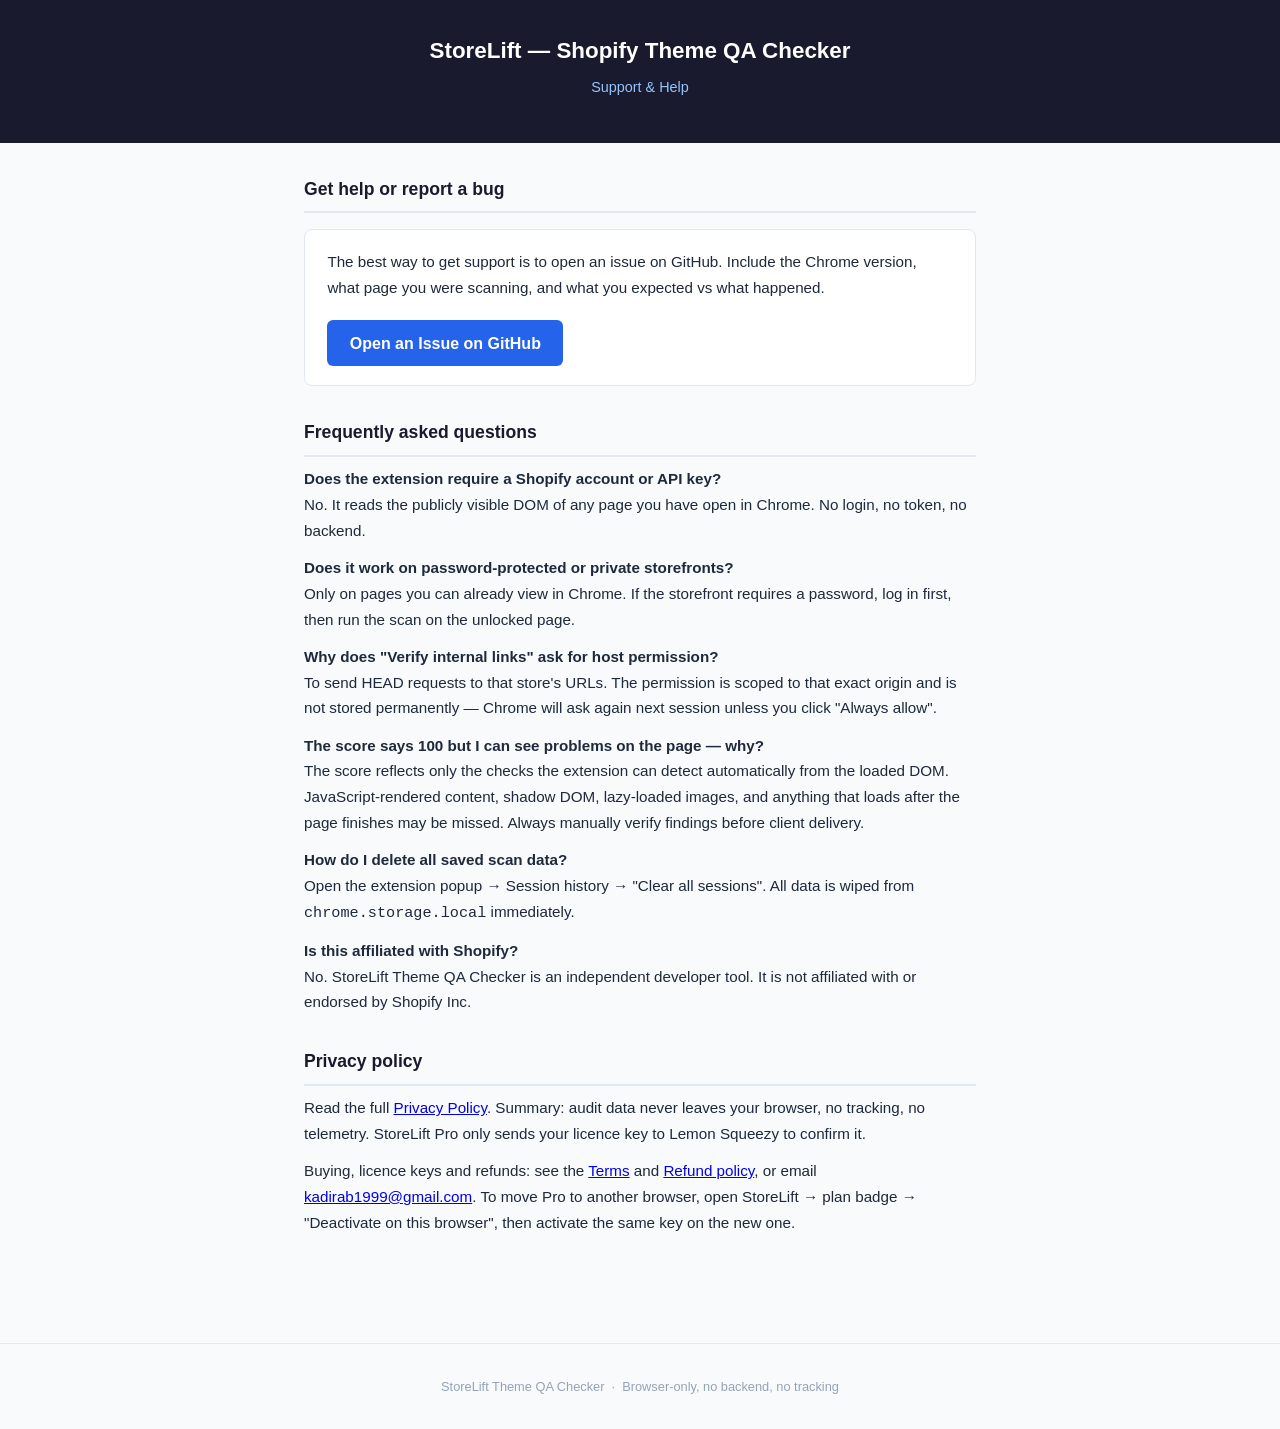
<file: docs/support.html>
<!DOCTYPE html>
<html lang="en">
<head>
<meta charset="utf-8">
<meta name="viewport" content="width=device-width, initial-scale=1">
<title>Support — StoreLift Theme QA Checker</title>
<style>
  *{box-sizing:border-box;margin:0;padding:0}
  body{font-family:-apple-system,BlinkMacSystemFont,'Segoe UI',sans-serif;background:#f8fafc;color:#1e293b;line-height:1.7}
  header{background:#1A1A2E;color:#fff;padding:2rem 1rem;text-align:center}
  header h1{font-size:1.4rem;font-weight:700}
  header p{color:#93c5fd;font-size:.9rem;margin-top:.3rem}
  main{max-width:720px;margin:2rem auto;padding:0 1.5rem 4rem}
  h2{font-size:1.1rem;font-weight:700;color:#1A1A2E;margin:2rem 0 .6rem;border-bottom:2px solid #e2e8f0;padding-bottom:.4rem}
  p,li{font-size:.95rem;margin-bottom:.7rem}
  ul{padding-left:1.4rem}
  .cta{display:inline-block;background:#2563EB;color:#fff;padding:.6rem 1.4rem;border-radius:6px;text-decoration:none;font-weight:600;margin-top:.5rem}
  .cta:hover{background:#1d4ed8}
  .card{background:#fff;border:1px solid #e2e8f0;border-radius:8px;padding:1.2rem 1.4rem;margin:1rem 0}
  footer{text-align:center;font-size:.8rem;color:#94a3b8;padding:2rem 1rem;border-top:1px solid #e2e8f0}
</style>
</head>
<body>
<header>
  <h1>StoreLift — Shopify Theme QA Checker</h1>
  <p>Support &amp; Help</p>
</header>
<main>

<h2>Get help or report a bug</h2>
<div class="card">
  <p>The best way to get support is to open an issue on GitHub. Include the Chrome version, what page you were scanning, and what you expected vs what happened.</p>
  <a class="cta" href="https://github.com/Kadir70-dev/storelift-shopify-theme-qa-checker/issues/new">Open an Issue on GitHub</a>
</div>

<h2>Frequently asked questions</h2>

<p><strong>Does the extension require a Shopify account or API key?</strong><br>
No. It reads the publicly visible DOM of any page you have open in Chrome. No login, no token, no backend.</p>

<p><strong>Does it work on password-protected or private storefronts?</strong><br>
Only on pages you can already view in Chrome. If the storefront requires a password, log in first, then run the scan on the unlocked page.</p>

<p><strong>Why does "Verify internal links" ask for host permission?</strong><br>
To send HEAD requests to that store's URLs. The permission is scoped to that exact origin and is not stored permanently — Chrome will ask again next session unless you click "Always allow".</p>

<p><strong>The score says 100 but I can see problems on the page — why?</strong><br>
The score reflects only the checks the extension can detect automatically from the loaded DOM. JavaScript-rendered content, shadow DOM, lazy-loaded images, and anything that loads after the page finishes may be missed. Always manually verify findings before client delivery.</p>

<p><strong>How do I delete all saved scan data?</strong><br>
Open the extension popup → Session history → "Clear all sessions". All data is wiped from <code>chrome.storage.local</code> immediately.</p>

<p><strong>Is this affiliated with Shopify?</strong><br>
No. StoreLift Theme QA Checker is an independent developer tool. It is not affiliated with or endorsed by Shopify Inc.</p>

<h2>Privacy policy</h2>
<p>Read the full <a href="privacy.html">Privacy Policy</a>. Summary: audit data never leaves your browser, no tracking, no telemetry. StoreLift Pro only sends your licence key to Lemon Squeezy to confirm it.</p>
<p>Buying, licence keys and refunds: see the <a href="terms.html">Terms</a> and <a href="refund.html">Refund policy</a>, or email <a href="mailto:kadirab1999@gmail.com">kadirab1999@gmail.com</a>. To move Pro to another browser, open StoreLift → plan badge → "Deactivate on this browser", then activate the same key on the new one.</p>

</main>
<footer>
  StoreLift Theme QA Checker &nbsp;·&nbsp; Browser-only, no backend, no tracking
</footer>
</body>
</html>
</file>
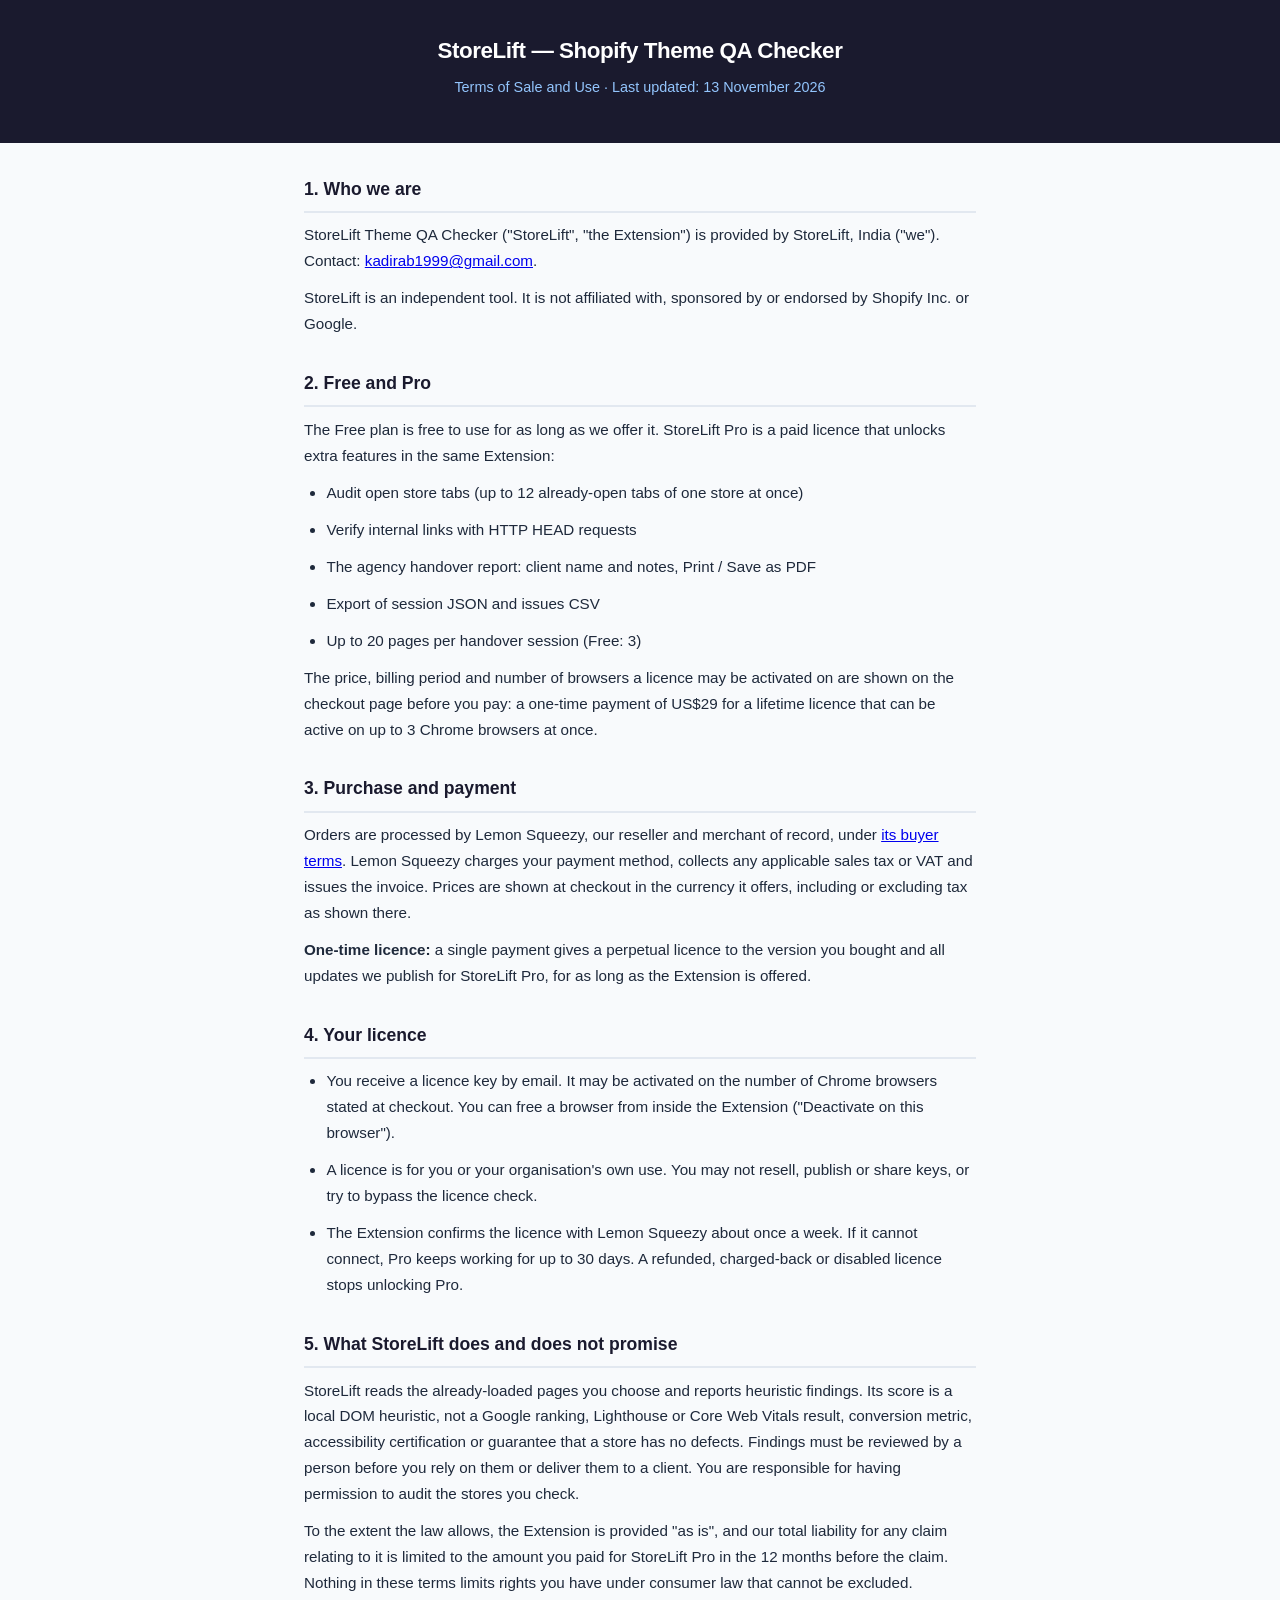
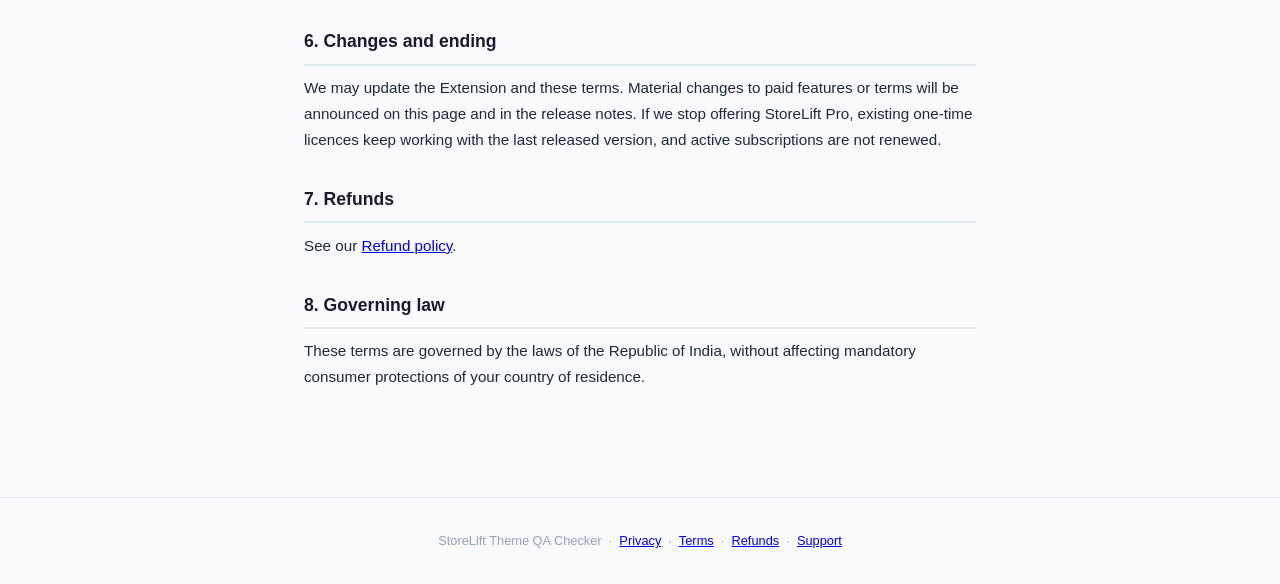
<file: docs/terms.html>
<!DOCTYPE html>
<html lang="en">
<head>
<meta charset="utf-8">
<meta name="viewport" content="width=device-width, initial-scale=1">
<title>Terms of Sale and Use — StoreLift Theme QA Checker</title>
<style>
  *{box-sizing:border-box;margin:0;padding:0}
  body{font-family:-apple-system,BlinkMacSystemFont,'Segoe UI',sans-serif;background:#f8fafc;color:#1e293b;line-height:1.7}
  header{background:#1A1A2E;color:#fff;padding:2rem 1rem;text-align:center}
  header h1{font-size:1.4rem;font-weight:700;letter-spacing:-.02em}
  header p{color:#93c5fd;font-size:.9rem;margin-top:.3rem}
  main{max-width:720px;margin:2rem auto;padding:0 1.5rem 4rem}
  h2{font-size:1.1rem;font-weight:700;color:#1A1A2E;margin:2rem 0 .6rem;border-bottom:2px solid #e2e8f0;padding-bottom:.4rem}
  p,li{font-size:.95rem;margin-bottom:.7rem}
  ul{padding-left:1.4rem}
  table{width:100%;border-collapse:collapse;font-size:.9rem;margin:1rem 0}
  th,td{border:1px solid #e2e8f0;padding:.5rem .75rem;text-align:left}
  th{background:#f1f5f9;font-weight:600}
  .badge{display:inline-block;background:#dcfce7;color:#166534;border-radius:4px;padding:.1rem .5rem;font-size:.8rem;font-weight:600}
  footer{text-align:center;font-size:.8rem;color:#94a3b8;padding:2rem 1rem;border-top:1px solid #e2e8f0}
</style>
</head>
<body>
<header>
  <h1>StoreLift — Shopify Theme QA Checker</h1>
  <p>Terms of Sale and Use · Last updated: 13 November 2026</p>
</header>
<main>

<h2>1. Who we are</h2>
<p>StoreLift Theme QA Checker ("StoreLift", "the Extension") is provided by StoreLift, India ("we"). Contact: <a href="mailto:kadirab1999@gmail.com">kadirab1999@gmail.com</a>.</p>
<p>StoreLift is an independent tool. It is not affiliated with, sponsored by or endorsed by Shopify Inc. or Google.</p>

<h2>2. Free and Pro</h2>
<p>The Free plan is free to use for as long as we offer it. StoreLift Pro is a paid licence that unlocks extra features in the same Extension:</p>
<ul>
  <li>Audit open store tabs (up to 12 already-open tabs of one store at once)</li>
  <li>Verify internal links with HTTP HEAD requests</li>
  <li>The agency handover report: client name and notes, Print / Save as PDF</li>
  <li>Export of session JSON and issues CSV</li>
  <li>Up to 20 pages per handover session (Free: 3)</li>
</ul>
<p>The price, billing period and number of browsers a licence may be activated on are shown on the checkout page before you pay: a one-time payment of US$29 for a lifetime licence that can be active on up to 3 Chrome browsers at once.</p>

<h2>3. Purchase and payment</h2>
<p>Orders are processed by Lemon Squeezy, our reseller and merchant of record, under <a href="https://www.lemonsqueezy.com/buyer-terms">its buyer terms</a>. Lemon Squeezy charges your payment method, collects any applicable sales tax or VAT and issues the invoice. Prices are shown at checkout in the currency it offers, including or excluding tax as shown there.</p>
<p><strong>One-time licence:</strong> a single payment gives a perpetual licence to the version you bought and all updates we publish for StoreLift Pro, for as long as the Extension is offered.</p>

<h2>4. Your licence</h2>
<ul>
  <li>You receive a licence key by email. It may be activated on the number of Chrome browsers stated at checkout. You can free a browser from inside the Extension ("Deactivate on this browser").</li>
  <li>A licence is for you or your organisation's own use. You may not resell, publish or share keys, or try to bypass the licence check.</li>
  <li>The Extension confirms the licence with Lemon Squeezy about once a week. If it cannot connect, Pro keeps working for up to 30 days. A refunded, charged-back or disabled licence stops unlocking Pro.</li>
</ul>

<h2>5. What StoreLift does and does not promise</h2>
<p>StoreLift reads the already-loaded pages you choose and reports heuristic findings. Its score is a local DOM heuristic, not a Google ranking, Lighthouse or Core Web Vitals result, conversion metric, accessibility certification or guarantee that a store has no defects. Findings must be reviewed by a person before you rely on them or deliver them to a client. You are responsible for having permission to audit the stores you check.</p>
<p>To the extent the law allows, the Extension is provided "as is", and our total liability for any claim relating to it is limited to the amount you paid for StoreLift Pro in the 12 months before the claim. Nothing in these terms limits rights you have under consumer law that cannot be excluded.</p>

<h2>6. Changes and ending</h2>
<p>We may update the Extension and these terms. Material changes to paid features or terms will be announced on this page and in the release notes. If we stop offering StoreLift Pro, existing one-time licences keep working with the last released version, and active subscriptions are not renewed.</p>

<h2>7. Refunds</h2>
<p>See our <a href="refund.html">Refund policy</a>.</p>

<h2>8. Governing law</h2>
<p>These terms are governed by the laws of the Republic of India, without affecting mandatory consumer protections of your country of residence.</p>

</main>
<footer>
  StoreLift Theme QA Checker &nbsp;·&nbsp; <a href="privacy.html">Privacy</a> &nbsp;·&nbsp; <a href="terms.html">Terms</a> &nbsp;·&nbsp; <a href="refund.html">Refunds</a> &nbsp;·&nbsp; <a href="support.html">Support</a>
</footer>
</body>
</html>
</file>
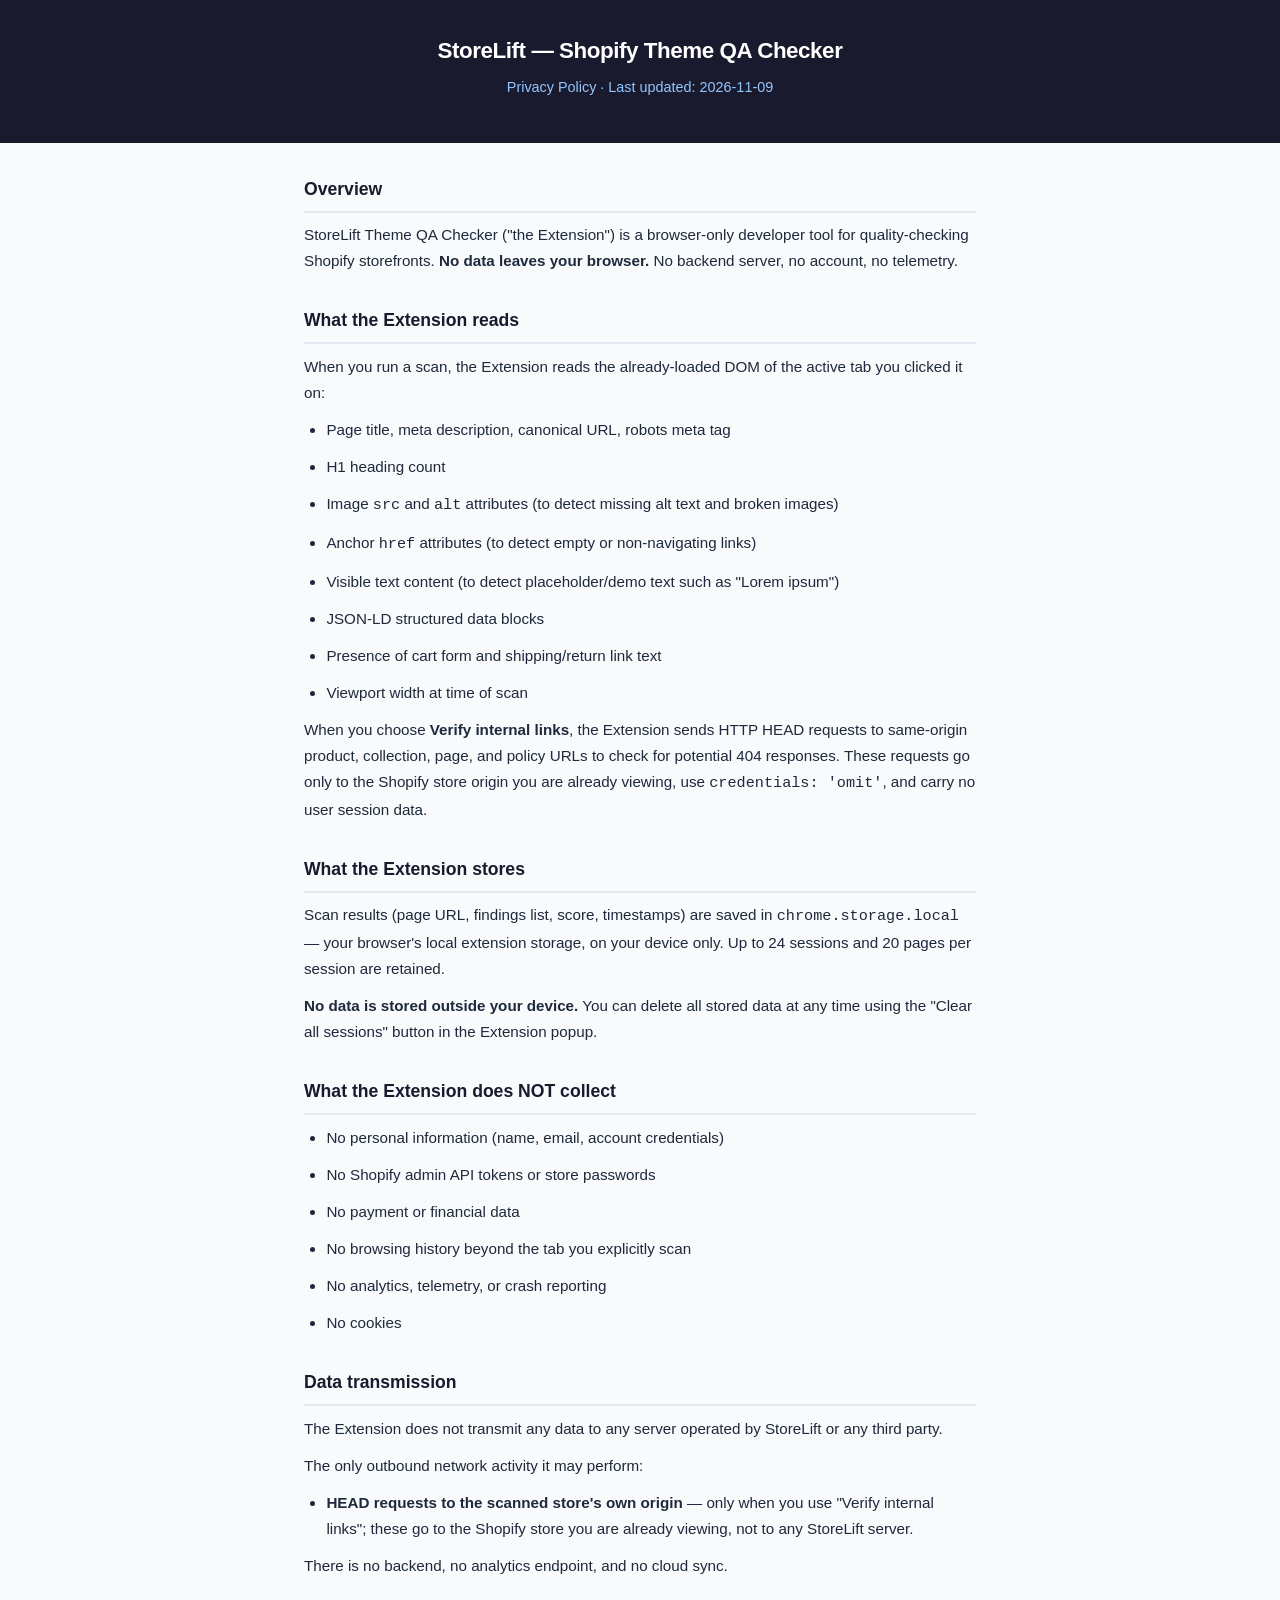
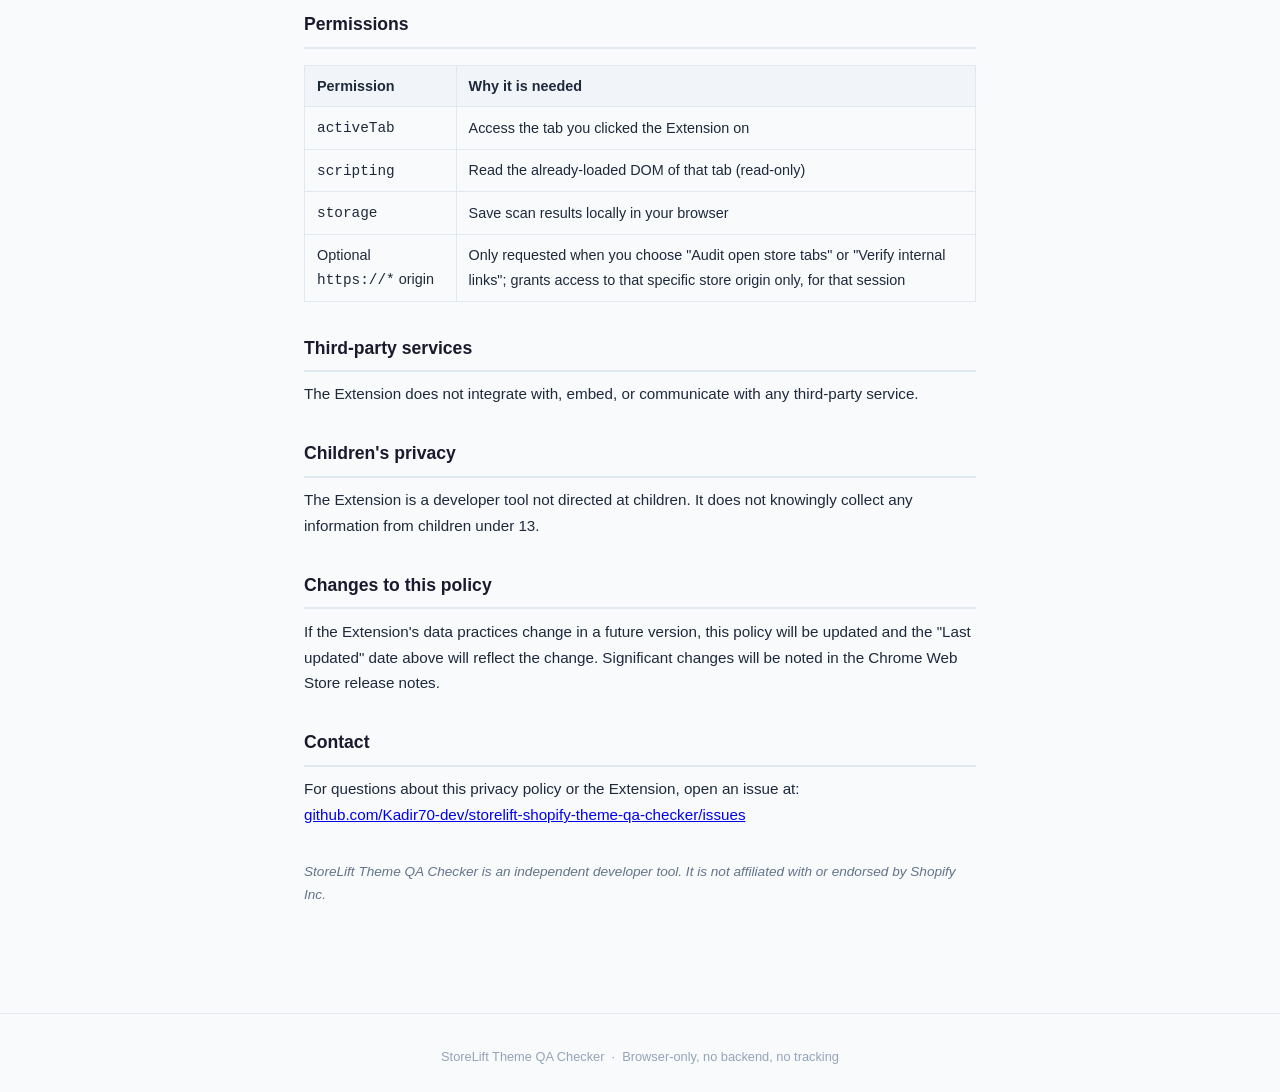
<file: site/privacy.html>
<!DOCTYPE html>
<html lang="en">
<head>
<meta charset="utf-8">
<meta name="viewport" content="width=device-width, initial-scale=1">
<title>Privacy Policy — StoreLift Theme QA Checker</title>
<style>
  *{box-sizing:border-box;margin:0;padding:0}
  body{font-family:-apple-system,BlinkMacSystemFont,'Segoe UI',sans-serif;background:#f8fafc;color:#1e293b;line-height:1.7}
  header{background:#1A1A2E;color:#fff;padding:2rem 1rem;text-align:center}
  header h1{font-size:1.4rem;font-weight:700;letter-spacing:-.02em}
  header p{color:#93c5fd;font-size:.9rem;margin-top:.3rem}
  main{max-width:720px;margin:2rem auto;padding:0 1.5rem 4rem}
  h2{font-size:1.1rem;font-weight:700;color:#1A1A2E;margin:2rem 0 .6rem;border-bottom:2px solid #e2e8f0;padding-bottom:.4rem}
  p,li{font-size:.95rem;margin-bottom:.7rem}
  ul{padding-left:1.4rem}
  table{width:100%;border-collapse:collapse;font-size:.9rem;margin:1rem 0}
  th,td{border:1px solid #e2e8f0;padding:.5rem .75rem;text-align:left}
  th{background:#f1f5f9;font-weight:600}
  .badge{display:inline-block;background:#dcfce7;color:#166534;border-radius:4px;padding:.1rem .5rem;font-size:.8rem;font-weight:600}
  footer{text-align:center;font-size:.8rem;color:#94a3b8;padding:2rem 1rem;border-top:1px solid #e2e8f0}
</style>
</head>
<body>
<header>
  <h1>StoreLift — Shopify Theme QA Checker</h1>
  <p>Privacy Policy · Last updated: 2026-11-09</p>
</header>
<main>

<h2>Overview</h2>
<p>StoreLift Theme QA Checker ("the Extension") is a browser-only developer tool for quality-checking Shopify storefronts. <strong>No data leaves your browser.</strong> No backend server, no account, no telemetry.</p>

<h2>What the Extension reads</h2>
<p>When you run a scan, the Extension reads the already-loaded DOM of the active tab you clicked it on:</p>
<ul>
  <li>Page title, meta description, canonical URL, robots meta tag</li>
  <li>H1 heading count</li>
  <li>Image <code>src</code> and <code>alt</code> attributes (to detect missing alt text and broken images)</li>
  <li>Anchor <code>href</code> attributes (to detect empty or non-navigating links)</li>
  <li>Visible text content (to detect placeholder/demo text such as "Lorem ipsum")</li>
  <li>JSON-LD structured data blocks</li>
  <li>Presence of cart form and shipping/return link text</li>
  <li>Viewport width at time of scan</li>
</ul>
<p>When you choose <strong>Verify internal links</strong>, the Extension sends HTTP HEAD requests to same-origin product, collection, page, and policy URLs to check for potential 404 responses. These requests go only to the Shopify store origin you are already viewing, use <code>credentials: 'omit'</code>, and carry no user session data.</p>

<h2>What the Extension stores</h2>
<p>Scan results (page URL, findings list, score, timestamps) are saved in <code>chrome.storage.local</code> — your browser's local extension storage, on your device only. Up to 24 sessions and 20 pages per session are retained.</p>
<p><strong>No data is stored outside your device.</strong> You can delete all stored data at any time using the "Clear all sessions" button in the Extension popup.</p>

<h2>What the Extension does NOT collect</h2>
<ul>
  <li>No personal information (name, email, account credentials)</li>
  <li>No Shopify admin API tokens or store passwords</li>
  <li>No payment or financial data</li>
  <li>No browsing history beyond the tab you explicitly scan</li>
  <li>No analytics, telemetry, or crash reporting</li>
  <li>No cookies</li>
</ul>

<h2>Data transmission</h2>
<p>The Extension does not transmit any data to any server operated by StoreLift or any third party.</p>
<p>The only outbound network activity it may perform:</p>
<ul>
  <li><strong>HEAD requests to the scanned store's own origin</strong> — only when you use "Verify internal links"; these go to the Shopify store you are already viewing, not to any StoreLift server.</li>
</ul>
<p>There is no backend, no analytics endpoint, and no cloud sync.</p>

<h2>Permissions</h2>
<table>
  <thead><tr><th>Permission</th><th>Why it is needed</th></tr></thead>
  <tbody>
    <tr><td><code>activeTab</code></td><td>Access the tab you clicked the Extension on</td></tr>
    <tr><td><code>scripting</code></td><td>Read the already-loaded DOM of that tab (read-only)</td></tr>
    <tr><td><code>storage</code></td><td>Save scan results locally in your browser</td></tr>
    <tr><td>Optional <code>https://*</code> origin</td><td>Only requested when you choose "Audit open store tabs" or "Verify internal links"; grants access to that specific store origin only, for that session</td></tr>
  </tbody>
</table>

<h2>Third-party services</h2>
<p>The Extension does not integrate with, embed, or communicate with any third-party service.</p>

<h2>Children's privacy</h2>
<p>The Extension is a developer tool not directed at children. It does not knowingly collect any information from children under 13.</p>

<h2>Changes to this policy</h2>
<p>If the Extension's data practices change in a future version, this policy will be updated and the "Last updated" date above will reflect the change. Significant changes will be noted in the Chrome Web Store release notes.</p>

<h2>Contact</h2>
<p>For questions about this privacy policy or the Extension, open an issue at:<br>
<a href="https://github.com/Kadir70-dev/storelift-shopify-theme-qa-checker/issues">github.com/Kadir70-dev/storelift-shopify-theme-qa-checker/issues</a></p>

<p style="margin-top:2rem;font-size:.85rem;color:#64748b;"><em>StoreLift Theme QA Checker is an independent developer tool. It is not affiliated with or endorsed by Shopify Inc.</em></p>

</main>
<footer>
  StoreLift Theme QA Checker &nbsp;·&nbsp; Browser-only, no backend, no tracking
</footer>
</body>
</html>
</file>
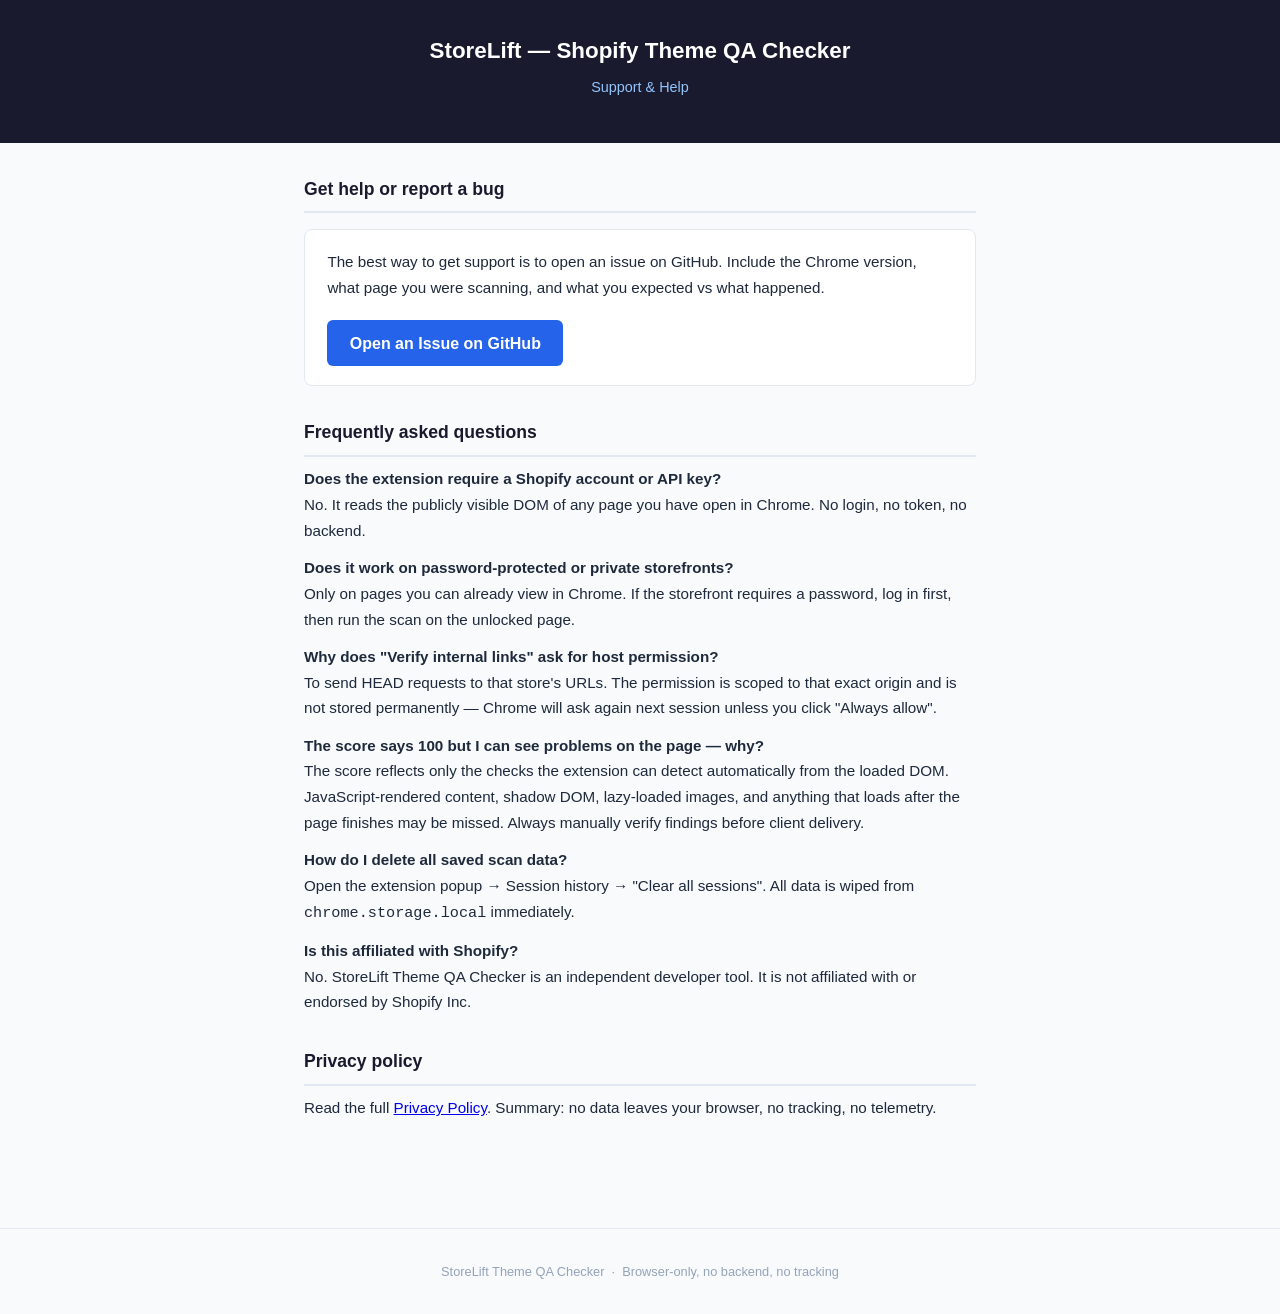
<file: site/support.html>
<!DOCTYPE html>
<html lang="en">
<head>
<meta charset="utf-8">
<meta name="viewport" content="width=device-width, initial-scale=1">
<title>Support — StoreLift Theme QA Checker</title>
<style>
  *{box-sizing:border-box;margin:0;padding:0}
  body{font-family:-apple-system,BlinkMacSystemFont,'Segoe UI',sans-serif;background:#f8fafc;color:#1e293b;line-height:1.7}
  header{background:#1A1A2E;color:#fff;padding:2rem 1rem;text-align:center}
  header h1{font-size:1.4rem;font-weight:700}
  header p{color:#93c5fd;font-size:.9rem;margin-top:.3rem}
  main{max-width:720px;margin:2rem auto;padding:0 1.5rem 4rem}
  h2{font-size:1.1rem;font-weight:700;color:#1A1A2E;margin:2rem 0 .6rem;border-bottom:2px solid #e2e8f0;padding-bottom:.4rem}
  p,li{font-size:.95rem;margin-bottom:.7rem}
  ul{padding-left:1.4rem}
  .cta{display:inline-block;background:#2563EB;color:#fff;padding:.6rem 1.4rem;border-radius:6px;text-decoration:none;font-weight:600;margin-top:.5rem}
  .cta:hover{background:#1d4ed8}
  .card{background:#fff;border:1px solid #e2e8f0;border-radius:8px;padding:1.2rem 1.4rem;margin:1rem 0}
  footer{text-align:center;font-size:.8rem;color:#94a3b8;padding:2rem 1rem;border-top:1px solid #e2e8f0}
</style>
</head>
<body>
<header>
  <h1>StoreLift — Shopify Theme QA Checker</h1>
  <p>Support &amp; Help</p>
</header>
<main>

<h2>Get help or report a bug</h2>
<div class="card">
  <p>The best way to get support is to open an issue on GitHub. Include the Chrome version, what page you were scanning, and what you expected vs what happened.</p>
  <a class="cta" href="https://github.com/Kadir70-dev/storelift-shopify-theme-qa-checker/issues/new">Open an Issue on GitHub</a>
</div>

<h2>Frequently asked questions</h2>

<p><strong>Does the extension require a Shopify account or API key?</strong><br>
No. It reads the publicly visible DOM of any page you have open in Chrome. No login, no token, no backend.</p>

<p><strong>Does it work on password-protected or private storefronts?</strong><br>
Only on pages you can already view in Chrome. If the storefront requires a password, log in first, then run the scan on the unlocked page.</p>

<p><strong>Why does "Verify internal links" ask for host permission?</strong><br>
To send HEAD requests to that store's URLs. The permission is scoped to that exact origin and is not stored permanently — Chrome will ask again next session unless you click "Always allow".</p>

<p><strong>The score says 100 but I can see problems on the page — why?</strong><br>
The score reflects only the checks the extension can detect automatically from the loaded DOM. JavaScript-rendered content, shadow DOM, lazy-loaded images, and anything that loads after the page finishes may be missed. Always manually verify findings before client delivery.</p>

<p><strong>How do I delete all saved scan data?</strong><br>
Open the extension popup → Session history → "Clear all sessions". All data is wiped from <code>chrome.storage.local</code> immediately.</p>

<p><strong>Is this affiliated with Shopify?</strong><br>
No. StoreLift Theme QA Checker is an independent developer tool. It is not affiliated with or endorsed by Shopify Inc.</p>

<h2>Privacy policy</h2>
<p>Read the full <a href="privacy.html">Privacy Policy</a>. Summary: no data leaves your browser, no tracking, no telemetry.</p>

</main>
<footer>
  StoreLift Theme QA Checker &nbsp;·&nbsp; Browser-only, no backend, no tracking
</footer>
</body>
</html>
</file>
<file: report.css>
:root{font-family:Inter,system-ui,-apple-system,'Segoe UI',sans-serif;color:#122742;background:#eff3f8}*{box-sizing:border-box}body{margin:0}.top{background:white;box-shadow:0 1px 6px #29456b12;display:flex;justify-content:space-between;align-items:center;padding:17px max(25px,calc((100vw - 930px)/2))}.brand{font-size:23px;font-weight:850;letter-spacing:-.06em}.brand span{color:#246ae7}.brand small{font-size:9px;font-weight:700;letter-spacing:.1em;margin-left:10px;color:#8296ab}.controls button{background:#2368e9;color:#fff;padding:10px 17px;border:none;border-radius:8px;cursor:pointer;font-weight:750}.report{max-width:930px;background:#fff;margin:32px auto;padding:60px 65px;box-shadow:0 22px 55px #1f41601c;border-radius:14px}.eyebrow{color:#1c63d8;font-size:10px;font-weight:850;letter-spacing:.16em}.report h1{font-size:41px;margin:8px 0;letter-spacing:-.06em}.subtitle{color:#6b8098;font-size:14px}.info{display:grid;grid-template-columns:1.2fr 1fr;gap:15px;margin:35px 0}.info div:last-child{grid-column:1/3}.info span,.overview small{display:block;color:#7890a6;font-size:10px;letter-spacing:.04em;margin-bottom:7px}.info strong{font-size:13px;overflow-wrap:anywhere}.overview{display:grid;grid-template-columns:repeat(3,1fr);gap:12px;background:#f2f6fe;border-radius:12px;padding:18px}.overview>div{border-right:1px solid #dfe8f4}.overview>div:last-child{border:none}.overview strong{display:inline-block;font-size:28px;color:#174fbc}.overview span{color:#7f94ad;font-size:11px}section{margin-top:42px}section h2{font-size:20px;letter-spacing:-.035em;border-bottom:1px solid #e6edf5;padding-bottom:13px}.issue{margin:19px 0;page-break-inside:avoid}.issue h3{font-size:14px}.issue .severity{display:inline-block;border-radius:50px;padding:4px 7px;margin-right:8px;background:#fff0ee;color:#b33c4a;font-size:10px;text-transform:uppercase}.issue p{font-size:12px;color:#536780;line-height:1.7}.issue .recommendation{color:#1e476d}table{width:100%;border-collapse:collapse}td{border-bottom:1px solid #edf0f4;padding:11px 7px;font-size:12px;vertical-align:top;overflow-wrap:anywhere}td:first-child{color:#6d849c;width:34%}section>p{color:#617891;font-size:12px;line-height:1.8}footer{border-top:1px solid #e6edf5;margin-top:60px;padding-top:20px;font-size:9px;letter-spacing:.15em;color:#9caabb}@media(max-width:700px){.report{padding:25px;margin:12px}.top{padding:14px}.info{grid-template-columns:1fr}.info div:last-child{grid-column:1}.report h1{font-size:32px}.overview{grid-template-columns:1fr}.overview>div{border-right:0;border-bottom:1px solid #dfe8f4;padding-bottom:10px}}@media print{body{background:white}.top{display:none}.report{max-width:none;box-shadow:none;margin:0;padding:7mm;border-radius:0}.issue{page-break-inside:avoid}@page{size:A4;margin:14mm}}
/* Agency handover pages */
.hidden{display:none!important}.report-title{margin-bottom:26px}.client-fields{display:grid;grid-template-columns:1fr 1.8fr;gap:14px;margin:22px 0}.client-fields label{display:block;color:#647e9a;font-size:11px;font-weight:650}.client-fields input,.client-fields textarea{margin-top:7px;width:100%;padding:10px 12px;border:1px solid #dce5f2;border-radius:8px;font:inherit;color:#173451;background:#f8fafd}.controls{display:flex;gap:8px}.controls button:first-child{background:#e6f0ff;color:#1a58ad}.overview{grid-template-columns:repeat(4,1fr)}th{padding:12px 7px;color:#59738e;font-size:11px;font-weight:700;border-bottom:2px solid #e5eaf3;text-align:left}td{width:auto!important}.issue-url{font-size:11px;color:#3171bd;overflow-wrap:anywhere;margin-top:4px}.issue-kind{font-size:10px;font-weight:750;letter-spacing:.06em;color:#7286a1;margin-top:9px}.issue .severity.medium{background:#fff5df;color:#9e6b13}.issue .severity.low{background:#e8f1ff;color:#2b65ad}.section-hint{font-size:12px;color:#8295aa;margin:0 0 20px}.check-item{display:flex;justify-content:space-between;gap:20px;align-items:center;border-bottom:1px solid #e6edf6;padding:11px 0;font-size:12px}.check-item label{max-width:70%}.check-item select{min-width:165px;padding:7px;background:#f7faff;color:#264769;border:1px solid #d4e0ee;border-radius:7px}.overview strong{white-space:nowrap}@media(max-width:720px){.overview{grid-template-columns:repeat(2,1fr)}.client-fields{grid-template-columns:1fr}.check-item{align-items:flex-start}.check-item select{min-width:140px}.info{grid-template-columns:1fr}}@media print{.controls{display:none}.client-fields input,.client-fields textarea{border:0;padding:3px;background:transparent}.report{padding:6mm}.overview{grid-template-columns:repeat(4,1fr)}.check-item{break-inside:avoid}section{break-inside:auto}.client-fields{break-inside:avoid}}

/* Long evidence URLs must wrap inside the report card. */
.issue p,.issue h3{overflow-wrap:anywhere}

/* Store-access page opened from the popup (permission prompt must not run inside the popup). */
.permission-page{max-width:640px}.permission-page .controls{margin-top:18px}.permission-page button:disabled{opacity:.55;cursor:default}
.permission-page .controls button{background:#2368e9;color:#fff}
.licence-page section{margin-top:30px}.plan-table td:not(:first-child),.plan-table th:not(:first-child){text-align:center;width:70px}.field{display:block;font-size:12px;color:#5d7390;font-weight:650}.field input{display:block;width:100%;margin-top:6px;padding:11px 12px;border:1px solid #cfdcec;border-radius:8px;font:13px ui-monospace,monospace}.field input:focus{outline:2px solid #2368e9;outline-offset:1px}.licence-page .controls{align-items:center;flex-wrap:wrap}.licence-page .controls button.secondary{background:#fff;color:#b42318;border:1px solid #f1c4c0}.licence-page .controls a{font-size:12px;color:#1c63d8}.licence-page #result{font-weight:650;color:#1b2d44}
.licence-page #result{margin-top:12px}
</file>
<file: style.css>
:root{font-family:Inter,ui-sans-serif,system-ui,-apple-system,'Segoe UI',sans-serif;font-size:13px;color:#1b2d44;background:#f5f7fa}*{box-sizing:border-box}body{width:430px;max-height:620px;overflow:auto;margin:0}button{cursor:pointer;font:inherit}.app{min-height:550px;background:#f8faff}.top{background:white;display:flex;align-items:center;padding:16px 21px;gap:10px;border-bottom:1px solid #e7edf6}.logo{width:36px;height:36px;background:#2769ea;color:#fff;display:grid;place-items:center;font-size:23px;font-weight:bold;border-radius:10px}.top strong{display:block;font-size:18px;letter-spacing:-.055em}.top small{display:block;color:#7e90a7;font-size:10px;margin-top:2px}.blue{color:#2769ea}.local{margin-left:auto;background:#ecf6ef;border:1px solid #d4edda;border-radius:100px;color:#338050;padding:6px 9px;font-size:9px;font-weight:850;letter-spacing:.06em}.hero{background:linear-gradient(138deg,#091c39,#163464);padding:27px 23px 21px;color:white}.eyebrow{color:#8db5ff;font-size:9px;font-weight:850;letter-spacing:.18em}.hero h1{font-size:27px;line-height:1.11;letter-spacing:-.045em;margin:10px 0}.hero h1 em{color:#89b4ff;font-style:normal}.hero p{font-size:11px;color:#c1cfe1;line-height:1.55}.btn{border:1px solid transparent;border-radius:10px;padding:11px 14px;font-size:11px;font-weight:750;white-space:nowrap}.primary{background:#397dff;color:white;margin-top:10px;box-shadow:0 10px 25px #0e1c3e40}.primary:hover{background:#2261db}.hero .fine{color:#88a6cb;font-size:9px;margin:12px 0 0}.status{font-size:11px;color:#5e718a;padding:13px 22px;background:#eef4fd;border-bottom:1px solid #dbe7fb;line-height:1.5}.hidden{display:none!important}.summary{display:flex;align-items:center;gap:16px;padding:20px 22px 8px}.score{background:#102b54;color:white;border-radius:14px;min-width:115px;height:100px;padding:11px;display:grid;grid-template-columns:1fr auto;align-items:center}.score span{font-size:10px;color:#94add6;grid-column:1/3}.score strong{font-size:38px;line-height:1;letter-spacing:-.06em}.score small{align-self:end;font-size:11px;color:#8ca8c7}.stats{min-width:0}.stats .domain{color:#2566d4;font-size:13px;font-weight:800;word-break:break-all}.stats p{margin:7px 0;font-size:11px}.stats b{font-size:15px}.muted{color:#8e9cad}.disclaimer{margin:0 22px 15px;color:#71849d;font-size:10px;line-height:1.5}.metrics{display:grid;grid-template-columns:repeat(3,1fr);gap:7px;padding:0 22px}.metrics>div{padding:10px;background:#fff;border:1px solid #e3e9f4;border-radius:10px}.metrics small{display:block;color:#8d9bac;font-size:9px;margin-bottom:6px}.metrics strong{font-size:11px;line-height:1.35;word-break:break-word}.section-head{display:flex;align-items:center;justify-content:space-between;padding:20px 22px 10px}.section-head h2{font-size:13px;margin:0}.section-head span{font-size:10px;color:#7e8ba0}.finding{border:1px solid #e5eaf3;background:#fff;border-radius:11px;margin:7px 22px;padding:12px}.finding-head{display:flex;gap:10px;align-items:center}.finding strong{font-size:11px;line-height:1.5}.tag{border-radius:100px;padding:4px 7px;font-weight:800;text-transform:uppercase;font-size:8px;flex-shrink:0}.tag.high{color:#c3354a;background:#ffedf0}.tag.medium{color:#a5680a;background:#fff3df}.tag.low{color:#275ac6;background:#e9f0ff}.finding p{font-size:10px;line-height:1.55;color:#64748b;margin:7px 0 0}.actions{display:flex;gap:8px;padding:12px 22px 0}.actions .btn{flex:1}.light{background:#eaf2ff;color:#1d5bcc}.dark{background:#142c4e;color:#fff}.text{background:transparent;color:#2566d4;display:block;margin:7px auto 14px}.history{border-top:1px solid #e0e8f2;padding-bottom:18px;background:#fff}.history .section-head{padding-top:17px}.clear{border:0;background:transparent;color:#c64b61;font-size:10px;font-weight:700}.history-list{padding:0 22px}.history-item{display:flex;gap:9px;justify-content:space-between;align-items:center;border-bottom:1px solid #eff2f6;padding:10px 0;font-size:10px}.history-item strong{display:block;font-size:11px}.history-item span{color:#8996aa}.history-item button{border:1px solid #e4eafa;background:#fff;color:#245dcc;border-radius:8px;padding:6px 7px;font-size:10px}.empty{text-align:center;color:#9ca8b8;padding:17px 8px;font-size:11px}.compare{background:#eef6ff;border:1px solid #dbe9fb;margin:7px 22px 0;border-radius:11px;padding:12px;color:#415e85;font-size:10px;line-height:1.5}footer{font-size:9px;color:#94a1b2;border-top:1px solid #e3eaf4;padding:12px 20px;background:#fff;text-align:center}
/* v0.2 agency handover additions; matches the original StoreLift style. */
.hero-buttons{display:flex;gap:8px;align-items:stretch;flex-wrap:wrap;margin-top:15px}.hero-buttons .btn{margin:0;flex:1;white-space:normal;min-width:120px}.btn.secondary{background:transparent;border:1px solid #7a9dc7;color:#e5f0ff}.btn:disabled{opacity:.55;cursor:progress}.session-stats{display:grid;grid-template-columns:repeat(3,1fr);gap:7px;padding:6px 22px 14px}.session-stats>div{background:white;border:1px solid #e3e9f4;padding:10px;border-radius:10px}.session-stats small{display:block;color:#889bb0;font-size:9px;line-height:1.3}.session-stats strong{display:block;font-size:19px;color:#123361}.session-pages{padding:0 22px}.page-row{display:flex;justify-content:space-between;gap:10px;border-top:1px solid #e7edf6;padding:8px 0;font-size:10px;overflow-wrap:anywhere}.page-row span{color:#7890a6;white-space:nowrap}.checklist{padding:3px 22px 10px}.check-row{display:flex;justify-content:space-between;gap:12px;align-items:center;padding:7px 0;border-bottom:1px solid #e7edf6;color:#405873;font-size:10px}.check-row span{flex:1}.check-row select{width:129px;border:1px solid #d8e3f2;border-radius:6px;background:white;color:#274663;padding:6px;font-size:10px}.finding-kind{display:block;margin:6px 0 0;color:#4773a7;font-size:9px;font-weight:650}.actions.compact{padding-bottom:14px}.actions.compact .btn{font-size:10px;white-space:normal}.danger{color:#bd4f61!important}.btn:focus-visible,select:focus-visible{outline:3px solid #8aaeff;outline-offset:2px}body{max-height:700px}

/* Long evidence (tracking URLs, selectors) must wrap inside the 430px popup. */
.finding p,.finding strong{overflow-wrap:anywhere}
.plan{margin-left:auto;border:1px solid #d4e2f8;border-radius:100px;background:#eef4ff;color:#1d5bcc;padding:6px 10px;font-size:9px;font-weight:850;letter-spacing:.06em}.plan:hover{background:#e0ebff}.plan.pro{background:#ecf6ef;border-color:#d4edda;color:#338050}.plan:focus-visible,.btn:focus-visible{outline:2px solid #397dff;outline-offset:2px}.btn.locked::after{content:' · PRO';font-size:9px;letter-spacing:.06em;opacity:.75}
</file>
